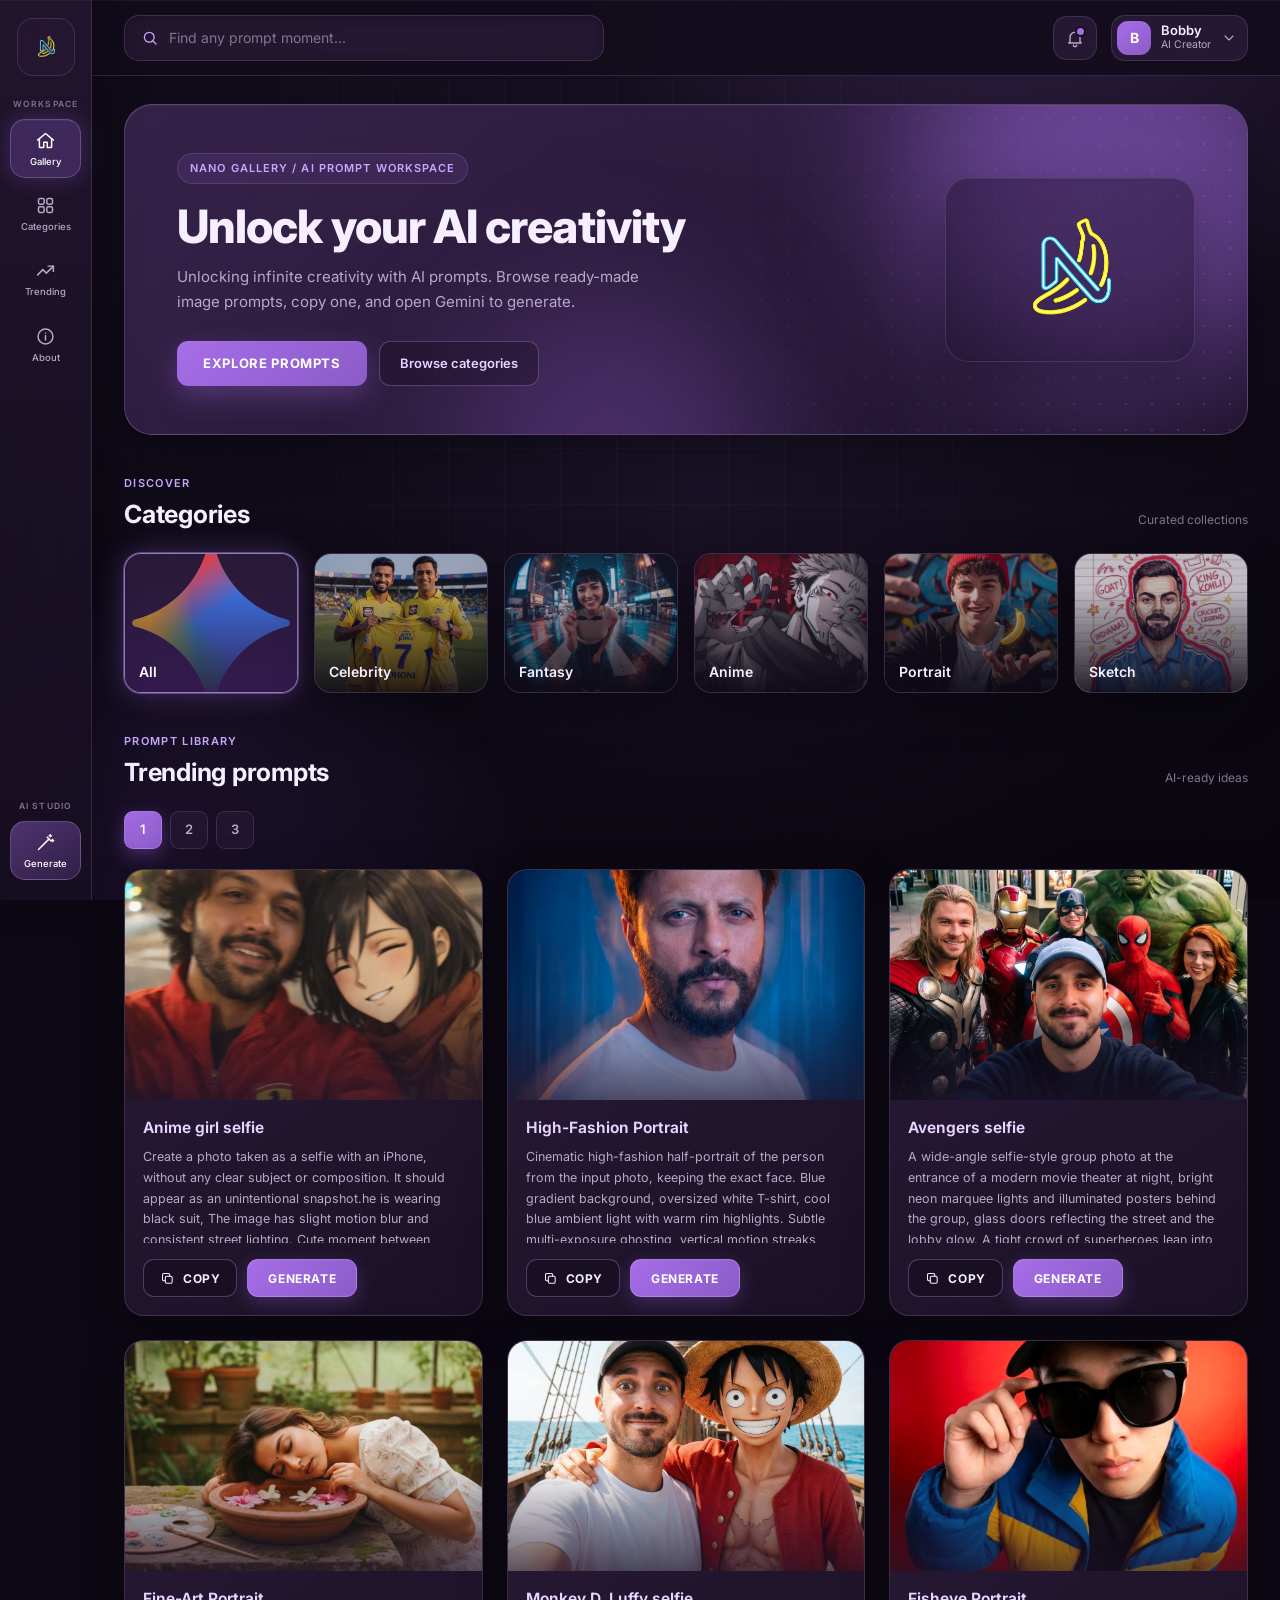
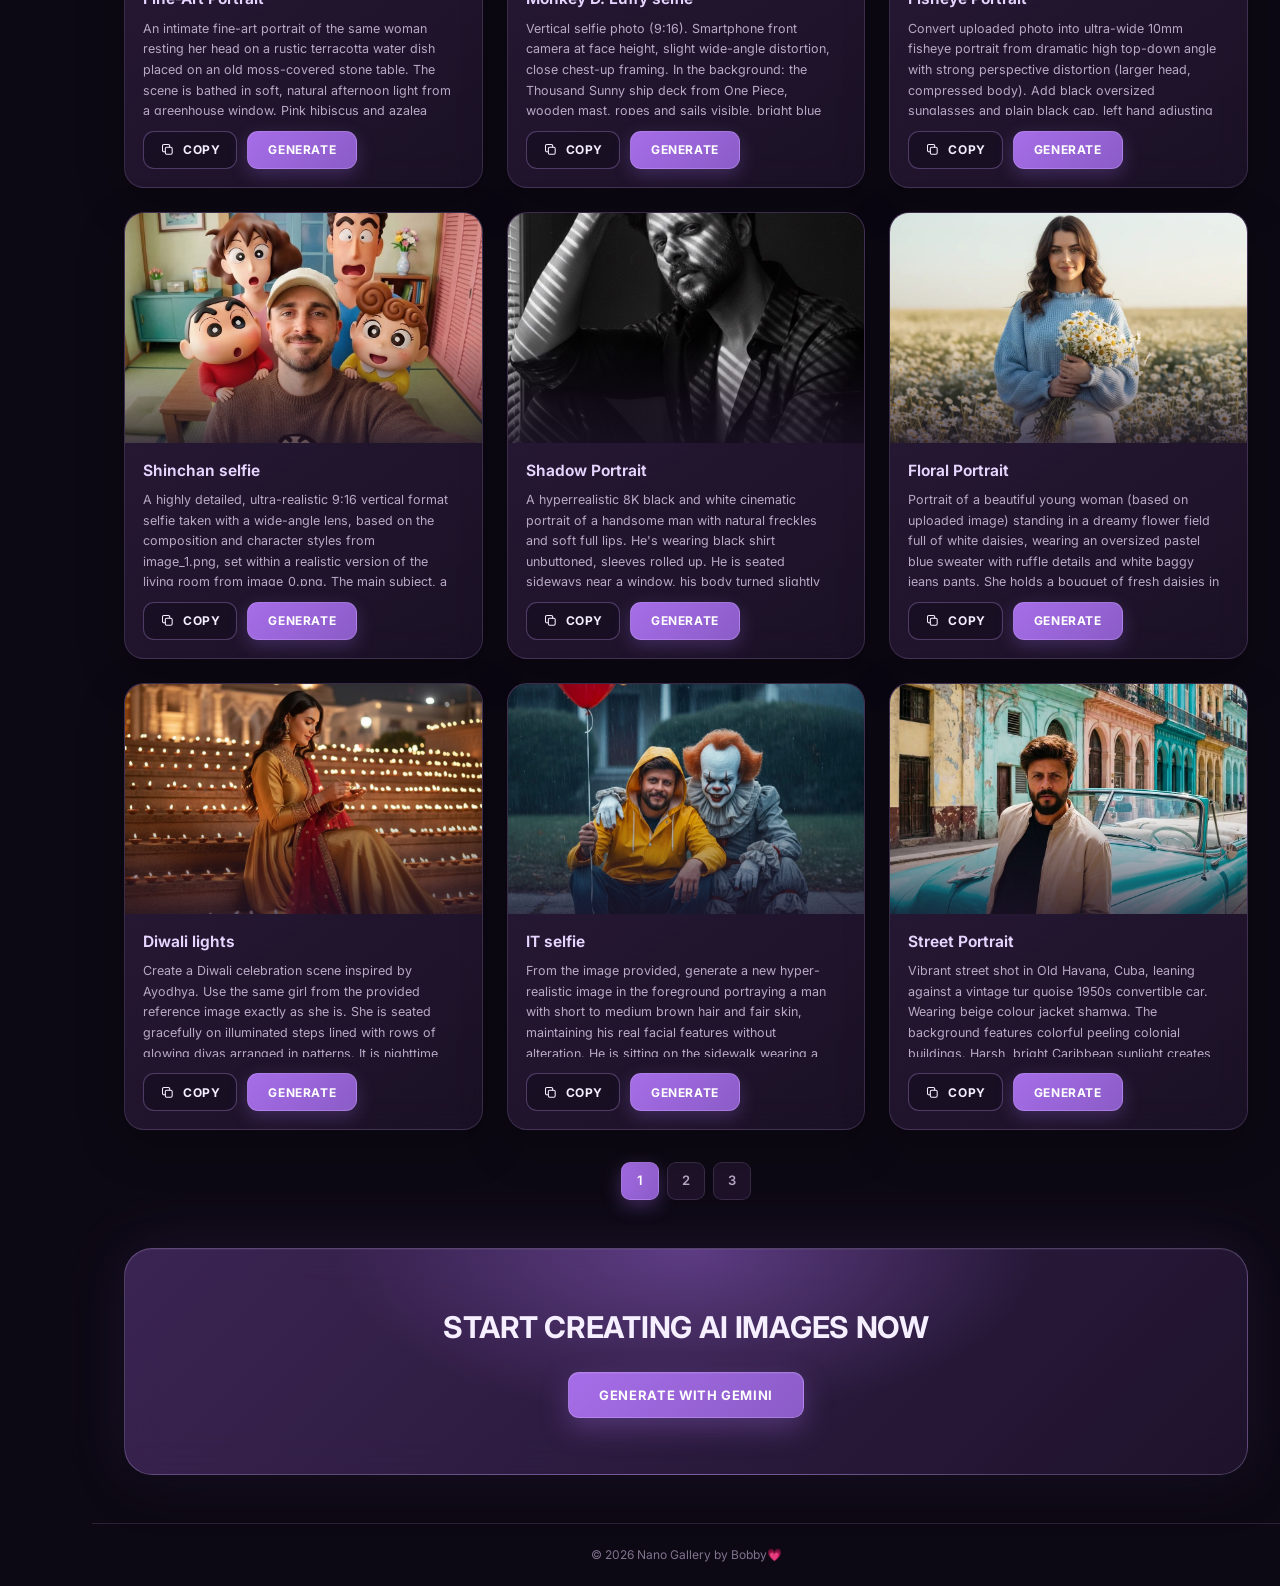
<file: index.html>
<!DOCTYPE html>
<html lang="en">
<head>
  <meta charset="UTF-8">
  <meta name="viewport" content="width=device-width, initial-scale=1.0">
  <title>Nano Gallery</title>
  <meta name="theme-color" content="#0D0914">
  <link rel="preconnect" href="https://fonts.googleapis.com">
  <link rel="preconnect" href="https://fonts.gstatic.com" crossorigin>
  <link href="https://fonts.googleapis.com/css2?family=Inter:wght@400;500;600;700;800&display=swap" rel="stylesheet">
  <link rel="stylesheet" href="css/style.css">
  <link rel="stylesheet" href="style.css">
  <script src="js/main.js" defer></script>
  <script src="main.js" defer></script>
</head>
<body>
<div class="bg-layer" aria-hidden="true"></div>

<!-- SIDEBAR -->
<aside class="sidebar" aria-label="Primary">
  <a class="side-logo" href="index.html" aria-label="Nano Gallery home">
    <img src="assets/icons/logo.png" alt="Nano Gallery logo">
  </a>
  <div class="side-group">
    <span class="side-title">Workspace</span>
    <nav class="side-nav">
      <a class="side-item active" href="#hero"><svg class="ic" viewBox="0 0 24 24" fill="none" stroke="currentColor" stroke-width="1.7" stroke-linecap="round" stroke-linejoin="round" aria-hidden="true" focusable="false"><path d="M3 11.5 12 4l9 7.5"/><path d="M5 10v9a1 1 0 0 0 1 1h4v-6h4v6h4a1 1 0 0 0 1-1v-9"/></svg><span>Gallery</span></a>
      <a class="side-item" href="#categories"><svg class="ic" viewBox="0 0 24 24" fill="none" stroke="currentColor" stroke-width="1.7" stroke-linecap="round" stroke-linejoin="round" aria-hidden="true" focusable="false"><rect x="4" y="4" width="6.5" height="6.5" rx="1.6"/><rect x="13.5" y="4" width="6.5" height="6.5" rx="1.6"/><rect x="4" y="13.5" width="6.5" height="6.5" rx="1.6"/><rect x="13.5" y="13.5" width="6.5" height="6.5" rx="1.6"/></svg><span>Categories</span></a>
      <a class="side-item" href="#prompts"><svg class="ic" viewBox="0 0 24 24" fill="none" stroke="currentColor" stroke-width="1.7" stroke-linecap="round" stroke-linejoin="round" aria-hidden="true" focusable="false"><path d="m3 17 6-6 4 4 8-8"/><path d="M15 7h6v6"/></svg><span>Trending</span></a>
      <a class="side-item" href="#about"><svg class="ic" viewBox="0 0 24 24" fill="none" stroke="currentColor" stroke-width="1.7" stroke-linecap="round" stroke-linejoin="round" aria-hidden="true" focusable="false"><circle cx="12" cy="12" r="8.5"/><path d="M12 11v5"/><path d="M12 8h.01"/></svg><span>About</span></a>
    </nav>
  </div>
  <div class="side-group side-bottom">
    <span class="side-title">AI Studio</span>
    <a class="side-item side-generate" href="https://gemini.google.com" target="_blank" rel="noopener noreferrer"><svg class="ic" viewBox="0 0 24 24" fill="none" stroke="currentColor" stroke-width="1.7" stroke-linecap="round" stroke-linejoin="round" aria-hidden="true" focusable="false"><path d="m4 20 11-11"/><path d="m14 6 4 4"/><path d="M17.5 3v2.5M16.2 4.2h2.6M20 8.5V11M18.7 9.7h2.6"/></svg><span>Generate</span></a>
  </div>
</aside>

<div class="app">
  <!-- TOP BAR -->
  <header class="topbar">
    <div class="search-box">
      <svg class="search-icon" viewBox="0 0 24 24" fill="none" stroke="currentColor" stroke-width="1.7" stroke-linecap="round" stroke-linejoin="round" aria-hidden="true" focusable="false"><circle cx="11" cy="11" r="6.5"/><path d="m20 20-4.2-4.2"/></svg>
      <input type="text" id="searchInput" placeholder="Find any prompt moment..." aria-label="Search prompts" autocomplete="off">
    </div>
    <div class="top-right">
      <button class="icon-btn" type="button" aria-label="Notifications"><svg class="ic" viewBox="0 0 24 24" fill="none" stroke="currentColor" stroke-width="1.7" stroke-linecap="round" stroke-linejoin="round" aria-hidden="true" focusable="false"><path d="M6 16.5V11a6 6 0 1 1 12 0v5.5l1.5 1.5h-15z"/><path d="M10 20.5a2 2 0 0 0 4 0"/></svg><span class="dot"></span></button>
      <div class="profile">
        <span class="avatar" aria-hidden="true">B</span>
        <span class="profile-text"><strong>Bobby</strong><small>AI Creator</small></span>
        <svg class="chev" viewBox="0 0 24 24" fill="none" stroke="currentColor" stroke-width="1.7" stroke-linecap="round" stroke-linejoin="round" aria-hidden="true" focusable="false"><path d="m6 9 6 6 6-6"/></svg>
      </div>
    </div>
  </header>

  <main class="main">
    <!-- HERO -->
    <section class="hero" id="hero">
      <div class="hero-glow g1" aria-hidden="true"></div>
      <div class="hero-glow g2" aria-hidden="true"></div>
      <div class="hero-grid" aria-hidden="true"></div>
      <div class="hero-content">
        <p class="eyebrow">Nano Gallery / AI Prompt Workspace</p>
        <h1>Unlock your AI creativity</h1>
        <p class="hero-sub">Unlocking infinite creativity with AI prompts. Browse ready-made image prompts, copy one, and open Gemini to generate.</p>
        <div class="hero-actions">
          <a class="btn-primary" href="#prompts">EXPLORE PROMPTS</a>
          <a class="btn-ghost" href="#categories">Browse categories</a>
        </div>
      </div>
      <div class="hero-mark">
        <img src="assets/icons/mainlogo.png" alt="Nano Gallery">
      </div>
    </section>

    <!-- CATEGORIES -->
    <section class="section" id="categories">
      <div class="section-head">
        <div><p class="kicker">Discover</p><h2>Categories</h2></div>
        <span class="head-note">Curated collections</span>
      </div>
      <div class="category-grid" role="group" aria-label="Filter prompts by category">
        <button class="cat-card active" type="button" data-filter="all" aria-pressed="true">
          <img src="assets/images/all.png" alt="All categories">
          <span>All</span>
        </button>
        <button class="cat-card" type="button" data-filter="celebrity" aria-pressed="false">
          <img src="assets/images/image1.jpg" alt="Celebrity category">
          <span>Celebrity</span>
        </button>
        <button class="cat-card" type="button" data-filter="fantasy" aria-pressed="false">
          <img src="assets/images/image2.jpg" alt="Fantasy category">
          <span>Fantasy</span>
        </button>
        <button class="cat-card" type="button" data-filter="anime" aria-pressed="false">
          <img src="assets/images/image3.jpg" alt="Anime category">
          <span>Anime</span>
        </button>
        <button class="cat-card" type="button" data-filter="portrait" aria-pressed="false">
          <img src="assets/images/image4.png" alt="Portrait category">
          <span>Portrait</span>
        </button>
        <button class="cat-card" type="button" data-filter="sketch" aria-pressed="false">
          <img src="assets/images/image5.jpg" alt="Sketch category">
          <span>Sketch</span>
        </button>
      </div>
    </section>

    <!-- PROMPTS -->
    <section class="section" id="prompts">
      <div class="section-head">
        <div><p class="kicker">Prompt library</p><h2>Trending prompts</h2></div>
        <span class="head-note">AI-ready ideas</span>
      </div>
      <nav class="pagination pager-top" aria-label="Pagination"><a class="active" aria-current="page" href="index.html" aria-label="Page 1">1</a><a href="page2.html" aria-label="Page 2">2</a><a href="page3.html" aria-label="Page 3">3</a></nav>
      <div class="prompt-grid">
        <p id="noResults" class="no-results" style="display: none;" role="status">No results found</p>
      <article class="prompt-card" data-category="anime">
        <div class="prompt-media">
          <img src="assets/images/p1.jpeg" alt="Anime girl selfie" loading="lazy">
        </div>
        <div class="prompt-info">
          <h3>Anime girl selfie</h3>
          <p class="prompt-text">Create a photo taken as a selfie with an iPhone, without 
        any clear subject or composition. It should appear as an 
        unintentional snapshot.he is wearing black suit, The image
         has slight motion blur and consistent street lighting. 
         Cute moment between them Both images are connected in 
         a instagram grid aspect ratio. Make it</p>
          <div class="buttons">
            <button class="copy" type="button">
              <span class="copy-icon"><svg class="ic" viewBox="0 0 24 24" fill="none" stroke="currentColor" stroke-width="1.7" stroke-linecap="round" stroke-linejoin="round" aria-hidden="true" focusable="false"><rect x="8.5" y="8.5" width="11" height="11" rx="2.2"/><path d="M15.5 8.5V6.2A2.2 2.2 0 0 0 13.3 4H6.2A2.2 2.2 0 0 0 4 6.2v7.1a2.2 2.2 0 0 0 2.2 2.2h2.3"/></svg></span>
              <span class="copy-text">COPY</span>
            </button>
            <a class="gen-link" href="https://gemini.google.com" target="_blank" rel="noopener noreferrer"><button class="gen" type="button">GENERATE</button></a>
          </div>
        </div>
      </article>
      <article class="prompt-card" data-category="fantasy">
        <div class="prompt-media">
          <img src="assets/images/p2.jpg" alt="High-Fashion Portrait" loading="lazy">
        </div>
        <div class="prompt-info">
          <h3> High-Fashion Portrait</h3>
          <p class="prompt-text"> Cinematic high-fashion half-portrait of the 
        person from the input photo, keeping the exact 
        face. Blue gradient background, oversized white 
        T-shirt, cool blue ambient light with warm rim 
        highlights. Subtle multi-exposure ghosting,
         vertical motion streaks, shallow depth
          (50-85mm f/1.8), crisp skin detail, 
          surreal editorial vibe.</p>
          <div class="buttons">
            <button class="copy" type="button">
              <span class="copy-icon"><svg class="ic" viewBox="0 0 24 24" fill="none" stroke="currentColor" stroke-width="1.7" stroke-linecap="round" stroke-linejoin="round" aria-hidden="true" focusable="false"><rect x="8.5" y="8.5" width="11" height="11" rx="2.2"/><path d="M15.5 8.5V6.2A2.2 2.2 0 0 0 13.3 4H6.2A2.2 2.2 0 0 0 4 6.2v7.1a2.2 2.2 0 0 0 2.2 2.2h2.3"/></svg></span>
              <span class="copy-text">COPY</span>
            </button>
            <a class="gen-link" href="https://gemini.google.com" target="_blank" rel="noopener noreferrer"><button class="gen" type="button">GENERATE</button></a>
          </div>
        </div>
      </article>
      <article class="prompt-card" data-category="celebrity">
        <div class="prompt-media">
          <img src="assets/images/p3.jpeg" alt="Avengers selfie" loading="lazy">
        </div>
        <div class="prompt-info">
          <h3>Avengers selfie</h3>
          <p class="prompt-text">A wide-angle selfie-style group photo at the entrance of a modern movie theater at night, bright neon marquee lights and illuminated posters behind the group, glass doors reflecting the street and the lobby glow. A tight crowd of superheroes lean into the frame in a casual “fans photo” energy.

Thor is in his armor with a red cape on the left, Iron Man centered in full red-and-gold suit, Hulk towering behind everyone, Captain America in his suit with shield slung over his back just visible in the lower right of the frame, Black Widow on the left side in a tactical black suit, utility detailing, confident pose, leaning in close to fit the shot.

The main subject is a young man in a simple dark t-shirt in the foreground, closest to camera, arm fully outstretched toward the lens as if taking the selfie. Only his hand/forearm is visible near the edge of the frame, but no phone or device is visible at any time (hand positioned to imply holding something just off frame).

Everyone is slightly angled for the shot, all characters lean forward dynamically. Camera is slightly above eye level with strong perspective distortion from the close lens; background shows the cinema entry stanchions and a few indistinct blurry people in line.

Lighting is natural night-time ambient plus cinema signage illumination. No flash. Soft mixed light from neon marquee and poster boxes creating gentle highlights and colored reflections on suits. Realistic low-light exposure with mild motion-freeze from fast shutter; clean but slightly grainy noise baked into the environment.

Iron Man’s metallic surfaces react to the light and Captain America’s shield without harsh hot spots. High realism, accurate proportions, detailed fabric texture, subtle wear and gloss on armor. Sharp focus on the foreground subject and heroes, background softly blurred.

Replace the character’s face with the face of the person in the reference image. Use the reference as a strict identity guide and preserve 100% of the visible features: skin texture, skin tone, and facial hair.

Hair: the hair must be exactly the same as in the reference (same length and hairstyle). Do not invent hair, do not lengthen it, do not change it, do not add white hair or spikes. If the reference includes a cap or a hat, keep it.

Accessories: preserve exactly any accessory that appears on the head in the reference (glasses, earrings, piercings, caps, hats, etc.), same size and position. If the reference has no accessories, do not add any new ones.

Format: Ultra-realistic photo. Shot on a Leica M6 with 35mm Summicron. Visible 35mm film grain. Hard daylight. ISO noise in backdrop shadows. Warm cast in highlight edge areas. Minor chromatic aberration at hairline. No stylizing tricks, no digital cleanup, no artificial glow. Matte skin, visible pores, light freckles. Background blurred.</p>
          <div class="buttons">
            <button class="copy" type="button">
              <span class="copy-icon"><svg class="ic" viewBox="0 0 24 24" fill="none" stroke="currentColor" stroke-width="1.7" stroke-linecap="round" stroke-linejoin="round" aria-hidden="true" focusable="false"><rect x="8.5" y="8.5" width="11" height="11" rx="2.2"/><path d="M15.5 8.5V6.2A2.2 2.2 0 0 0 13.3 4H6.2A2.2 2.2 0 0 0 4 6.2v7.1a2.2 2.2 0 0 0 2.2 2.2h2.3"/></svg></span>
              <span class="copy-text">COPY</span>
            </button>
            <a class="gen-link" href="https://gemini.google.com" target="_blank" rel="noopener noreferrer"><button class="gen" type="button">GENERATE</button></a>
          </div>
        </div>
      </article>
      <article class="prompt-card" data-category="portrait">
        <div class="prompt-media">
          <img src="assets/images/p4.jpg" alt="Fine-Art Portrait" loading="lazy">
        </div>
        <div class="prompt-info">
          <h3>Fine-Art Portrait</h3>
          <p class="prompt-text">An intimate fine-art portrait of the 
        same woman resting her head on a rustic 
        terracotta water dish placed on an old 
        moss-covered stone table. The scene is 
        bathed in soft, natural afternoon light
         from a greenhouse window. Pink hibiscus 
         and azalea petals float on the water surface 
         beside her. Her eyes are closed peacefully,
          her expression tender and contemplative. 
          A painter's palette with pastel shades and
           a single brush lies nearby, hinting at 
           artistic solitude. She wears her white 
           floral puff-sleeve dress with a slightly 
           wrinkled texture, her hair softly curled 
           and slightly tousled. The tone is painterly,
            calm, melancholic, and ele-gant.
         Style: cinematic portrait, muted green 
         and warm tones, natural soft lighting,
          vintage film look, artistic depth</p>
          <div class="buttons">
            <button class="copy" type="button">
              <span class="copy-icon"><svg class="ic" viewBox="0 0 24 24" fill="none" stroke="currentColor" stroke-width="1.7" stroke-linecap="round" stroke-linejoin="round" aria-hidden="true" focusable="false"><rect x="8.5" y="8.5" width="11" height="11" rx="2.2"/><path d="M15.5 8.5V6.2A2.2 2.2 0 0 0 13.3 4H6.2A2.2 2.2 0 0 0 4 6.2v7.1a2.2 2.2 0 0 0 2.2 2.2h2.3"/></svg></span>
              <span class="copy-text">COPY</span>
            </button>
            <a class="gen-link" href="https://gemini.google.com" target="_blank" rel="noopener noreferrer"><button class="gen" type="button">GENERATE</button></a>
          </div>
        </div>
      </article>
      <article class="prompt-card" data-category="anime">
        <div class="prompt-media">
          <img src="assets/images/p5.jpeg" alt="Monkey D. Luffy selfie" loading="lazy">
        </div>
        <div class="prompt-info">
          <h3>Monkey D. Luffy selfie</h3>
          <p class="prompt-text">Vertical selfie photo (9:16). Smartphone front camera at face height, slight wide-angle distortion, close chest-up framing.

In the background: the Thousand Sunny ship deck from One Piece, wooden mast, ropes and sails visible, bright blue sky and ocean behind. The scene feels like a casual group selfie taken on the ship.

Monkey D. Luffy stands on the right wearing his red vest and straw hat, smiling widely. Roronoa Zoro stands slightly behind with his swords visible at his waist, calm expression. Nami leans into the frame with her orange hair and confident smile. Sanji appears on the left side wearing his black suit and blond hair covering one eye. Usopp peeks from behind with his goggles and long nose. Tony Tony Chopper stands near the front smiling.

The main subject is a young man in the foreground closest to the camera, arm extended as if holding the phone to take the selfie. Only part of his arm/hand appears near the edge of the frame to imply a selfie perspective.

Everyone leans slightly toward the camera with a friendly, spontaneous selfie pose. Camera angle slightly above eye level with perspective distortion from the phone lens.

Lighting is bright daylight with natural sun highlights and soft shadows. Realistic skin texture, detailed clothing folds, subtle wind moving hair and clothing. Ocean and sky slightly blurred in the background for depth.

Replace the main subject’s face with the face of the person in the reference image. Use the reference as a strict identity guide and preserve 100% of the visible features: skin tone, skin texture and facial hair.

Hair: must be exactly the same as in the reference image (same length and hairstyle). Do not invent hair, do not change it. If the reference includes a hat or cap, keep it.

Accessories: preserve any accessories from the reference image (glasses, earrings, piercings, hats etc.). If the reference has none, do not add any.

Style: ultra-realistic photo, cinematic lighting, visible pores and natural skin texture, slight film grain, realistic depth of field, background softly blurred.</p>
          <div class="buttons">
            <button class="copy" type="button">
              <span class="copy-icon"><svg class="ic" viewBox="0 0 24 24" fill="none" stroke="currentColor" stroke-width="1.7" stroke-linecap="round" stroke-linejoin="round" aria-hidden="true" focusable="false"><rect x="8.5" y="8.5" width="11" height="11" rx="2.2"/><path d="M15.5 8.5V6.2A2.2 2.2 0 0 0 13.3 4H6.2A2.2 2.2 0 0 0 4 6.2v7.1a2.2 2.2 0 0 0 2.2 2.2h2.3"/></svg></span>
              <span class="copy-text">COPY</span>
            </button>
            <a class="gen-link" href="https://gemini.google.com" target="_blank" rel="noopener noreferrer"><button class="gen" type="button">GENERATE</button></a>
          </div>
        </div>
      </article>
      <article class="prompt-card" data-category="portrait">
        <div class="prompt-media">
          <img src="assets/images/p6.jpg" alt="Fisheye Portrait" loading="lazy">
        </div>
        <div class="prompt-info">
          <h3>Fisheye Portrait</h3>
          <p class="prompt-text">Convert uploaded photo into ultra-wide 10mm 
        fisheye portrait from dramatic high top-down 
        angle with strong perspective distortion 
        (larger head, compressed body). Add black 
        oversized sunglasses and plain black cap, 
        left hand adjusting sunglasses, confident 
        upward gaze. Color-block puffer jacket 
        (blue/yellow/orange), black tee, white 
        sneakers. Bold red studio background, 
        smooth gradient, high contrast, sharp 
        editorial lighting, 8k.</p>
          <div class="buttons">
            <button class="copy" type="button">
              <span class="copy-icon"><svg class="ic" viewBox="0 0 24 24" fill="none" stroke="currentColor" stroke-width="1.7" stroke-linecap="round" stroke-linejoin="round" aria-hidden="true" focusable="false"><rect x="8.5" y="8.5" width="11" height="11" rx="2.2"/><path d="M15.5 8.5V6.2A2.2 2.2 0 0 0 13.3 4H6.2A2.2 2.2 0 0 0 4 6.2v7.1a2.2 2.2 0 0 0 2.2 2.2h2.3"/></svg></span>
              <span class="copy-text">COPY</span>
            </button>
            <a class="gen-link" href="https://gemini.google.com" target="_blank" rel="noopener noreferrer"><button class="gen" type="button">GENERATE</button></a>
          </div>
        </div>
      </article>
      <article class="prompt-card" data-category="sketch">
        <div class="prompt-media">
          <img src="assets/images/p7.jpeg" alt="Shinchan selfie" loading="lazy">
        </div>
        <div class="prompt-info">
          <h3>Shinchan selfie</h3>
          <p class="prompt-text">A highly detailed, ultra-realistic 9:16 vertical format selfie taken with a wide-angle lens, based on the composition and character styles from image_1.png, set within a realistic version of the living room from image_0.png. The main subject, a man in a blue knit sweater and a light blue baseball cap exactly as seen in image_1.png, holds the phone with his right arm extended to capture the shot. Curiously, the main subject (the man in the cap) has a slight smile, looking straight at the camera.

Behind him, also as detailed in image_1.png, are Misae Nohara and Hiroshi Nohara, both making their stylized, open-mouthed, wide-eyed surprised expressions. Perched on the man’s shoulders on the left is Shinnosuke in his red sweater, also showing the same surprised, round-mouthed expression from image_1.png.

On the man’s shoulder on the right is Himawari, but her hairstyle is distinct. It is the complex, tightly curled brown hair from image_2.png, featuring precise decorative double scroll curls symmetrically arranged in the front bangs and a single, tight, large-volume side curl on her left. She retains her small smile and open mouth from image_1.png.

The background is a detailed, realistic recreation of the image_0.png living room: green tatami floor mats with traditional green cloth borders, textured light green walls, a polished wooden low table, and the specific teal sideboard with blue glass doors. Above the sideboard is the framed picture on the wall with the vase of flowers and books in their places. In the far left background, a realistic natural pink accordion-pleat curtain is visible. The room is brightly lit with cinematic, realistic daylight emphasizing the soft textures and gentle realism of the cartoon environment. The lighting perspective creates a noticeable fisheye distortion.

[IDENTITY BLOCK] Replace the main subject’s face (the man in the cap) with the face of the person in the reference image. Use the reference as a strict identity guide and preserve 100% of the visible features: skin tone, skin texture, and facial hair.

Hair: must be exactly the same as in the reference (same length and hairstyle). Do not invent hair, do not lengthen it, do not change it, do not add white hair or spikes. If the reference includes a cap or hat, keep it.

Accessories: preserve exactly any accessory that appears on the head in the reference (glasses, earrings, piercings, caps, hats, etc.), same size and position. If the reference has no accessories, do not add any new ones.

[STYLE BLOCK] Format: Ultra-realistic photo. Shot on a Leica M6 with 35mm Summicron. Visible 35mm film grain. Hard daylight. ISO noise in backdrops. Warm cast in highlight edge areas. Minor chromatic aberration at hairline. No stylizing tricks, no digital clean up, no artificial glow. Matte skin, visible pores, light freckles. Background blurred.g</p>
          <div class="buttons">
            <button class="copy" type="button">
              <span class="copy-icon"><svg class="ic" viewBox="0 0 24 24" fill="none" stroke="currentColor" stroke-width="1.7" stroke-linecap="round" stroke-linejoin="round" aria-hidden="true" focusable="false"><rect x="8.5" y="8.5" width="11" height="11" rx="2.2"/><path d="M15.5 8.5V6.2A2.2 2.2 0 0 0 13.3 4H6.2A2.2 2.2 0 0 0 4 6.2v7.1a2.2 2.2 0 0 0 2.2 2.2h2.3"/></svg></span>
              <span class="copy-text">COPY</span>
            </button>
            <a class="gen-link" href="https://gemini.google.com" target="_blank" rel="noopener noreferrer"><button class="gen" type="button">GENERATE</button></a>
          </div>
        </div>
      </article>
      <article class="prompt-card" data-category="portrait">
        <div class="prompt-media">
          <img src="assets/images/p8.jpg" alt="Shadow Portrait" loading="lazy">
        </div>
        <div class="prompt-info">
          <h3> Shadow Portrait</h3>
          <p class="prompt-text">A hyperrealistic 8K black and white cinematic
         portrait of a handsome man with natural
          freckles and soft full lips. He's wearing
           black shirt unbuttoned, sleeves rolled up.
            He is seated sideways near a window, his
             body turned slightly away from the camera
              while his face gently tilts back toward 
              the lens, catching the incoming light.
               One arm rests loosely on his lap, the 
               other raised with fingers brushing his
                hair, adding natural elegance to the 
                pose. Sharp beams of sunlight cut t
                hrough blinds, falling diagonally 
                across his face and body, creating 
                patterns of high contrast that resemble 
                shimmering underwa-ter light. The interplay
                 of shadow and brightness sculpts his features, highlighting the fine detail of his skin texture - visible pores, faint freckles, and the delicate sheen of natural light on her lips and cheekbones. The background is deep and minimal, dissolving into soft gradients of black, with dust particles faint-ly visible in the illuminated air. Film-like grain enhances the analog quality of the portrait, while the high contrast of pure blacks against luminous whites makes the composition time-less and editorial. The overall mood is intimate, elegant, and emotionally evocative a portrait that blends fashion photog-raphy with poetic cinematic drama. Don't change the face. (Use the attached image)</p>
          <div class="buttons">
            <button class="copy" type="button">
              <span class="copy-icon"><svg class="ic" viewBox="0 0 24 24" fill="none" stroke="currentColor" stroke-width="1.7" stroke-linecap="round" stroke-linejoin="round" aria-hidden="true" focusable="false"><rect x="8.5" y="8.5" width="11" height="11" rx="2.2"/><path d="M15.5 8.5V6.2A2.2 2.2 0 0 0 13.3 4H6.2A2.2 2.2 0 0 0 4 6.2v7.1a2.2 2.2 0 0 0 2.2 2.2h2.3"/></svg></span>
              <span class="copy-text">COPY</span>
            </button>
            <a class="gen-link" href="https://gemini.google.com" target="_blank" rel="noopener noreferrer"><button class="gen" type="button">GENERATE</button></a>
          </div>
        </div>
      </article>
      <article class="prompt-card" data-category="portrait">
        <div class="prompt-media">
          <img src="assets/images/p9.jpg" alt="Floral Portrait" loading="lazy">
        </div>
        <div class="prompt-info">
          <h3>Floral Portrait</h3>
          <p class="prompt-text">  Portrait of a beautiful young woman (based on uploaded image) standing in a dreamy flower 
        field full of white daisies, wearing an oversized pastel blue sweater with ruffle details
        and white baggy jeans pants. She holds a bouquet of fresh daisies in her hands, soft sunlight
        shining,cinematic composition, low-angle shot with blurred daisies in the foreground, pastel 
        tones, dreamy romantic atmosphere, ultra realistic 8K photography.</p>
          <div class="buttons">
            <button class="copy" type="button">
              <span class="copy-icon"><svg class="ic" viewBox="0 0 24 24" fill="none" stroke="currentColor" stroke-width="1.7" stroke-linecap="round" stroke-linejoin="round" aria-hidden="true" focusable="false"><rect x="8.5" y="8.5" width="11" height="11" rx="2.2"/><path d="M15.5 8.5V6.2A2.2 2.2 0 0 0 13.3 4H6.2A2.2 2.2 0 0 0 4 6.2v7.1a2.2 2.2 0 0 0 2.2 2.2h2.3"/></svg></span>
              <span class="copy-text">COPY</span>
            </button>
            <a class="gen-link" href="https://gemini.google.com" target="_blank" rel="noopener noreferrer"><button class="gen" type="button">GENERATE</button></a>
          </div>
        </div>
      </article>
      <article class="prompt-card" data-category="portrait">
        <div class="prompt-media">
          <img src="assets/images/p10.jpg" alt="Diwali lights" loading="lazy">
        </div>
        <div class="prompt-info">
          <h3>Diwali lights</h3>
          <p class="prompt-text">Create a Diwali celebration scene inspired by Ayodhya.
         Use the same girl from the provided reference image 
         exactly as she is. She is seated gracefully on 
         illuminated steps lined with rows of glowing diyas 
         arranged in patterns. It is nighttime, and the stairs 
         are beautifully lit with countless diyas creating a 
         warm festive glow. She holds a diya in her hands as
          she lights it gently. She is dressed in a golden-red
           Anarkali suit featuring delicate thread embroidery 
           around the neckline, giving a rich Pinterest-style 
           aesthetic. Her hair is open and flowing naturally, 
           enhancing the serene and traditional festive mood.</p>
          <div class="buttons">
            <button class="copy" type="button">
              <span class="copy-icon"><svg class="ic" viewBox="0 0 24 24" fill="none" stroke="currentColor" stroke-width="1.7" stroke-linecap="round" stroke-linejoin="round" aria-hidden="true" focusable="false"><rect x="8.5" y="8.5" width="11" height="11" rx="2.2"/><path d="M15.5 8.5V6.2A2.2 2.2 0 0 0 13.3 4H6.2A2.2 2.2 0 0 0 4 6.2v7.1a2.2 2.2 0 0 0 2.2 2.2h2.3"/></svg></span>
              <span class="copy-text">COPY</span>
            </button>
            <a class="gen-link" href="https://gemini.google.com" target="_blank" rel="noopener noreferrer"><button class="gen" type="button">GENERATE</button></a>
          </div>
        </div>
      </article>
      <article class="prompt-card" data-category="fantasy">
        <div class="prompt-media">
          <img src="assets/images/p11.jpg" alt="IT selfie" loading="lazy">
        </div>
        <div class="prompt-info">
          <h3>IT selfie</h3>
          <p class="prompt-text">From the image provided, generate a new hyper-realistic image in the foreground portraying a man with short to medium brown hair and fair skin, maintaining his real facial features without alteration. He is sitting on the sidewalk wearing a yellow raincoat with the hood up, leaving his face visible. He wears dark blue wide-leg jeans and slightly dirty white sneakers. In his right hand, he holds a red balloon, and with his left arm, he friendly hugs the clown Pennywise, who appears beside him. The background, slightly blurred, shows an American-style house with a front garden. The environment is humid, with light rain and wet asphalt, illuminated by bluish and cold tones that create a dark, melan cholic mood. The lighting is natural and soft, with subtle reflections in puddles and realistic sparkles on the balloon. The image conveys a cinematic atmosphere of gentle tension and mystery, like a movie scene. Style: ultra-realistic quality 8K, Halloween photo style with an artistic touch. Don't change the face. (Use the attached image)</p>
          <div class="buttons">
            <button class="copy" type="button">
              <span class="copy-icon"><svg class="ic" viewBox="0 0 24 24" fill="none" stroke="currentColor" stroke-width="1.7" stroke-linecap="round" stroke-linejoin="round" aria-hidden="true" focusable="false"><rect x="8.5" y="8.5" width="11" height="11" rx="2.2"/><path d="M15.5 8.5V6.2A2.2 2.2 0 0 0 13.3 4H6.2A2.2 2.2 0 0 0 4 6.2v7.1a2.2 2.2 0 0 0 2.2 2.2h2.3"/></svg></span>
              <span class="copy-text">COPY</span>
            </button>
            <a class="gen-link" href="https://gemini.google.com" target="_blank" rel="noopener noreferrer"><button class="gen" type="button">GENERATE</button></a>
          </div>
        </div>
      </article>
      <article class="prompt-card" data-category="fantasy">
        <div class="prompt-media">
          <img src="assets/images/p12.jpg" alt="Street Portrait" loading="lazy">
        </div>
        <div class="prompt-info">
          <h3>Street Portrait</h3>
          <p class="prompt-text">Vibrant street shot in Old Havana, Cuba, leaning against a vintage tur quoise 1950s convertible car.

Wearing beige colour jacket shamwa. The background features colorful peeling colonial buildings. Harsh, bright Caribbean sunlight creates distinct shadows. Shot on Leica M10-R, Leica Summilux-M 35mm f/1.4 ASPH Lens, Aperture f/4.0, ISO 100, Shutter Speed 1/1000s. Vintage color grading, Kodachrome film simulation, sharp detalls, KEEP FACE FEATURES IDENTICAL FROM ATTACHED IMAGE no cartoon, illustra tion, 3d, sketch, low resolution, blurry, distorted face, bad eyes, asym metric eyes, extra limbs, missing fingers, mutated hands, bad anatomy, ugly, text, watermark, grain, noise, oversaturated, age alteration, facial modification, makeup, mask, beige turtleneck sweater.</p>
          <div class="buttons">
            <button class="copy" type="button">
              <span class="copy-icon"><svg class="ic" viewBox="0 0 24 24" fill="none" stroke="currentColor" stroke-width="1.7" stroke-linecap="round" stroke-linejoin="round" aria-hidden="true" focusable="false"><rect x="8.5" y="8.5" width="11" height="11" rx="2.2"/><path d="M15.5 8.5V6.2A2.2 2.2 0 0 0 13.3 4H6.2A2.2 2.2 0 0 0 4 6.2v7.1a2.2 2.2 0 0 0 2.2 2.2h2.3"/></svg></span>
              <span class="copy-text">COPY</span>
            </button>
            <a class="gen-link" href="https://gemini.google.com" target="_blank" rel="noopener noreferrer"><button class="gen" type="button">GENERATE</button></a>
          </div>
        </div>
      </article>
      </div>
      <nav class="pagination pager-bottom" aria-label="Pagination"><a class="active" aria-current="page" href="index.html" aria-label="Page 1">1</a><a href="page2.html" aria-label="Page 2">2</a><a href="page3.html" aria-label="Page 3">3</a></nav>
    </section>

    <!-- CTA -->
    <section class="cta-section">
      <div class="cta-panel">
        <h2>START CREATING AI IMAGES NOW</h2>
        <a href="https://gemini.google.com" target="_blank" rel="noopener noreferrer"><button class="cta" type="button">GENERATE WITH GEMINI</button></a>
      </div>
    </section>

    <!-- FOOTER -->
    <footer class="footer" id="about">
      <div class="copyright">© 2026 Nano Gallery by Bobby💗</div>
    </footer>
  </main>
</div>

</body>
</html>
</file>
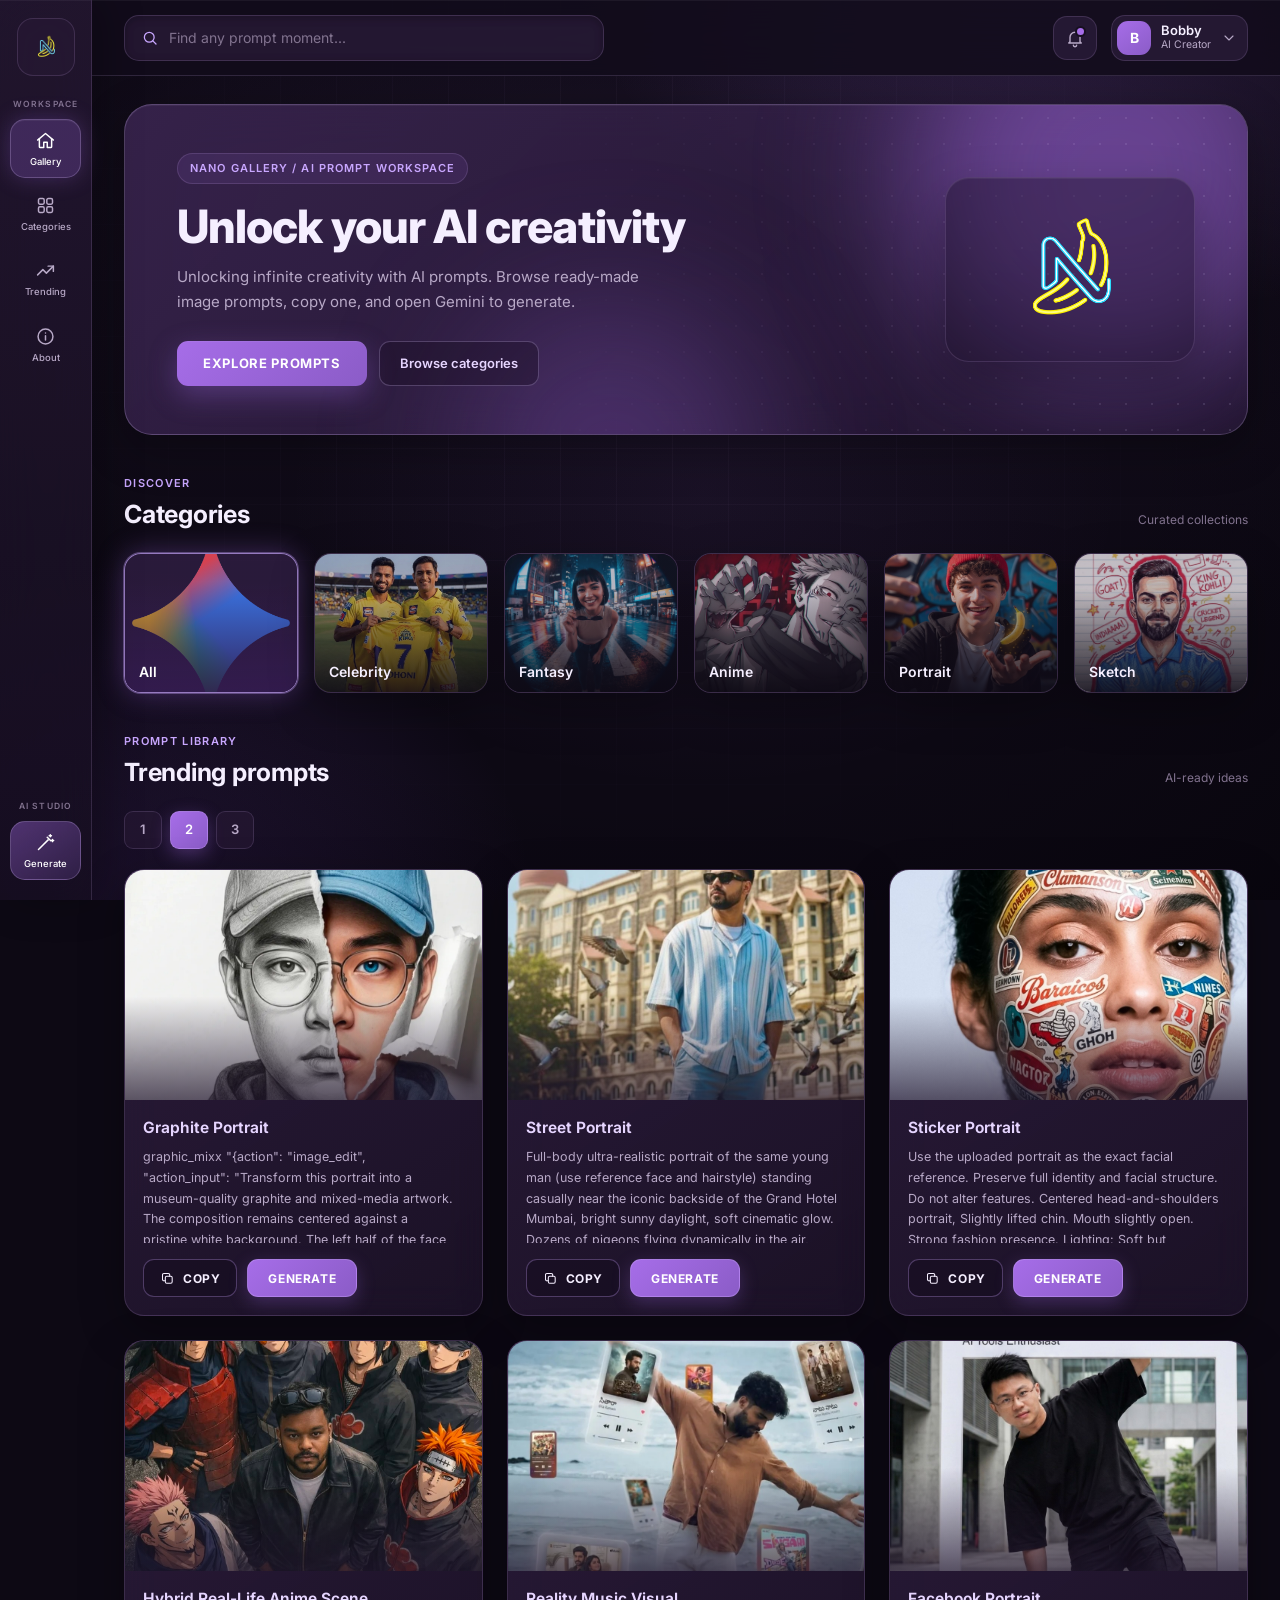
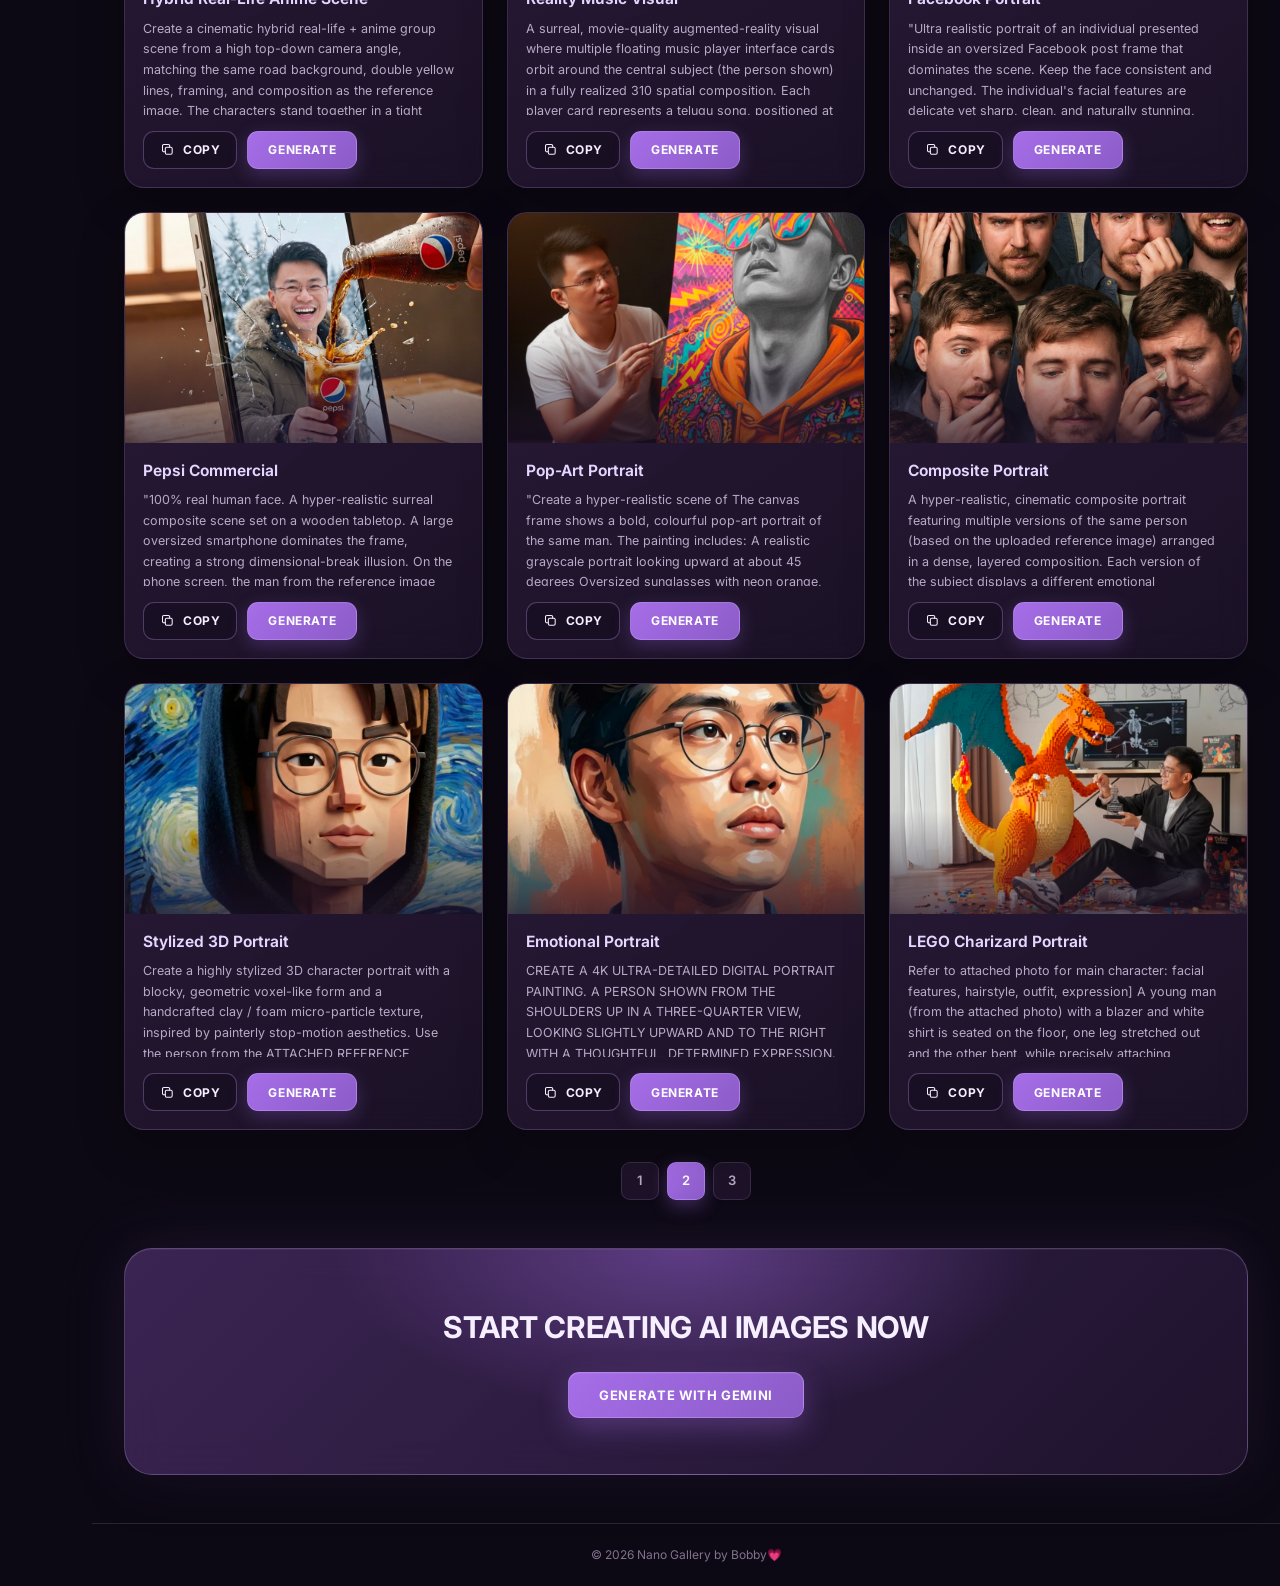
<file: page2.html>
<!DOCTYPE html>
<html lang="en">
<head>
  <meta charset="UTF-8">
  <meta name="viewport" content="width=device-width, initial-scale=1.0">
  <title>Nano Gallery</title>
  <meta name="theme-color" content="#0D0914">
  <link rel="preconnect" href="https://fonts.googleapis.com">
  <link rel="preconnect" href="https://fonts.gstatic.com" crossorigin>
  <link href="https://fonts.googleapis.com/css2?family=Inter:wght@400;500;600;700;800&display=swap" rel="stylesheet">
  <link rel="stylesheet" href="css/style.css">
  <link rel="stylesheet" href="style.css">
  <script src="js/main.js" defer></script>
  <script src="main.js" defer></script>
</head>
<body>
<div class="bg-layer" aria-hidden="true"></div>

<!-- SIDEBAR -->
<aside class="sidebar" aria-label="Primary">
  <a class="side-logo" href="index.html" aria-label="Nano Gallery home">
    <img src="assets/icons/logo.png" alt="Nano Gallery logo">
  </a>
  <div class="side-group">
    <span class="side-title">Workspace</span>
    <nav class="side-nav">
      <a class="side-item active" href="#hero"><svg class="ic" viewBox="0 0 24 24" fill="none" stroke="currentColor" stroke-width="1.7" stroke-linecap="round" stroke-linejoin="round" aria-hidden="true" focusable="false"><path d="M3 11.5 12 4l9 7.5"/><path d="M5 10v9a1 1 0 0 0 1 1h4v-6h4v6h4a1 1 0 0 0 1-1v-9"/></svg><span>Gallery</span></a>
      <a class="side-item" href="#categories"><svg class="ic" viewBox="0 0 24 24" fill="none" stroke="currentColor" stroke-width="1.7" stroke-linecap="round" stroke-linejoin="round" aria-hidden="true" focusable="false"><rect x="4" y="4" width="6.5" height="6.5" rx="1.6"/><rect x="13.5" y="4" width="6.5" height="6.5" rx="1.6"/><rect x="4" y="13.5" width="6.5" height="6.5" rx="1.6"/><rect x="13.5" y="13.5" width="6.5" height="6.5" rx="1.6"/></svg><span>Categories</span></a>
      <a class="side-item" href="#prompts"><svg class="ic" viewBox="0 0 24 24" fill="none" stroke="currentColor" stroke-width="1.7" stroke-linecap="round" stroke-linejoin="round" aria-hidden="true" focusable="false"><path d="m3 17 6-6 4 4 8-8"/><path d="M15 7h6v6"/></svg><span>Trending</span></a>
      <a class="side-item" href="#about"><svg class="ic" viewBox="0 0 24 24" fill="none" stroke="currentColor" stroke-width="1.7" stroke-linecap="round" stroke-linejoin="round" aria-hidden="true" focusable="false"><circle cx="12" cy="12" r="8.5"/><path d="M12 11v5"/><path d="M12 8h.01"/></svg><span>About</span></a>
    </nav>
  </div>
  <div class="side-group side-bottom">
    <span class="side-title">AI Studio</span>
    <a class="side-item side-generate" href="https://gemini.google.com" target="_blank" rel="noopener noreferrer"><svg class="ic" viewBox="0 0 24 24" fill="none" stroke="currentColor" stroke-width="1.7" stroke-linecap="round" stroke-linejoin="round" aria-hidden="true" focusable="false"><path d="m4 20 11-11"/><path d="m14 6 4 4"/><path d="M17.5 3v2.5M16.2 4.2h2.6M20 8.5V11M18.7 9.7h2.6"/></svg><span>Generate</span></a>
  </div>
</aside>

<div class="app">
  <!-- TOP BAR -->
  <header class="topbar">
    <div class="search-box">
      <svg class="search-icon" viewBox="0 0 24 24" fill="none" stroke="currentColor" stroke-width="1.7" stroke-linecap="round" stroke-linejoin="round" aria-hidden="true" focusable="false"><circle cx="11" cy="11" r="6.5"/><path d="m20 20-4.2-4.2"/></svg>
      <input type="text" id="searchInput" placeholder="Find any prompt moment..." aria-label="Search prompts" autocomplete="off">
    </div>
    <div class="top-right">
      <button class="icon-btn" type="button" aria-label="Notifications"><svg class="ic" viewBox="0 0 24 24" fill="none" stroke="currentColor" stroke-width="1.7" stroke-linecap="round" stroke-linejoin="round" aria-hidden="true" focusable="false"><path d="M6 16.5V11a6 6 0 1 1 12 0v5.5l1.5 1.5h-15z"/><path d="M10 20.5a2 2 0 0 0 4 0"/></svg><span class="dot"></span></button>
      <div class="profile">
        <span class="avatar" aria-hidden="true">B</span>
        <span class="profile-text"><strong>Bobby</strong><small>AI Creator</small></span>
        <svg class="chev" viewBox="0 0 24 24" fill="none" stroke="currentColor" stroke-width="1.7" stroke-linecap="round" stroke-linejoin="round" aria-hidden="true" focusable="false"><path d="m6 9 6 6 6-6"/></svg>
      </div>
    </div>
  </header>

  <main class="main">
    <!-- HERO -->
    <section class="hero" id="hero">
      <div class="hero-glow g1" aria-hidden="true"></div>
      <div class="hero-glow g2" aria-hidden="true"></div>
      <div class="hero-grid" aria-hidden="true"></div>
      <div class="hero-content">
        <p class="eyebrow">Nano Gallery / AI Prompt Workspace</p>
        <h1>Unlock your AI creativity</h1>
        <p class="hero-sub">Unlocking infinite creativity with AI prompts. Browse ready-made image prompts, copy one, and open Gemini to generate.</p>
        <div class="hero-actions">
          <a class="btn-primary" href="#prompts">EXPLORE PROMPTS</a>
          <a class="btn-ghost" href="#categories">Browse categories</a>
        </div>
      </div>
      <div class="hero-mark">
        <img src="assets/icons/mainlogo.png" alt="Nano Gallery">
      </div>
    </section>

    <!-- CATEGORIES -->
    <section class="section" id="categories">
      <div class="section-head">
        <div><p class="kicker">Discover</p><h2>Categories</h2></div>
        <span class="head-note">Curated collections</span>
      </div>
      <div class="category-grid" role="group" aria-label="Filter prompts by category">
        <button class="cat-card active" type="button" data-filter="all" aria-pressed="true">
          <img src="assets/images/all.png" alt="All categories">
          <span>All</span>
        </button>
        <button class="cat-card" type="button" data-filter="celebrity" aria-pressed="false">
          <img src="assets/images/image1.jpg" alt="Celebrity category">
          <span>Celebrity</span>
        </button>
        <button class="cat-card" type="button" data-filter="fantasy" aria-pressed="false">
          <img src="assets/images/image2.jpg" alt="Fantasy category">
          <span>Fantasy</span>
        </button>
        <button class="cat-card" type="button" data-filter="anime" aria-pressed="false">
          <img src="assets/images/image3.jpg" alt="Anime category">
          <span>Anime</span>
        </button>
        <button class="cat-card" type="button" data-filter="portrait" aria-pressed="false">
          <img src="assets/images/image4.png" alt="Portrait category">
          <span>Portrait</span>
        </button>
        <button class="cat-card" type="button" data-filter="sketch" aria-pressed="false">
          <img src="assets/images/image5.jpg" alt="Sketch category">
          <span>Sketch</span>
        </button>
      </div>
    </section>

    <!-- PROMPTS -->
    <section class="section" id="prompts">
      <div class="section-head">
        <div><p class="kicker">Prompt library</p><h2>Trending prompts</h2></div>
        <span class="head-note">AI-ready ideas</span>
      </div>
      <nav class="pagination pager-top" aria-label="Pagination"><a href="index.html" aria-label="Page 1">1</a><a class="active" aria-current="page" href="page2.html" aria-label="Page 2">2</a><a href="page3.html" aria-label="Page 3">3</a></nav>
      <div class="prompt-grid">
        <p id="noResults" class="no-results" style="display: none;" role="status">No results found</p>
      <article class="prompt-card" data-category="portrait">
        <div class="prompt-media">
          <img src="assets/images/p111.jpg" alt="Graphite Portrait" loading="lazy">
        </div>
        <div class="prompt-info">
          <h3>Graphite Portrait</h3>
          <p class="prompt-text"> graphic_mixx  "{action": "image_edit", "action_input": "Transform this portrait into a museum-quality graphite and mixed-media artwork. The composition remains centered against a pristine white background. The left half of the face should be rendered entirely in ultra-detailed graphite pencil with soft layered shading and subtle crosshatching. The right half is revealed through a dramatic vertical torn-paper opening, showing hyper-realistic color with a vivid blue eye and natural skin undertones. Add a sky-blue cap worn naturally on the head, with the fabric transitioning from color on the right to graphite shading on the left. The torn paper edges should curl outward, casting soft, realistic shadows to create depth. Maintain the subject's features and intense gaze while applying this fine art realism style.}"</p>
          <div class="buttons">
            <button class="copy" type="button">
              <span class="copy-icon"><svg class="ic" viewBox="0 0 24 24" fill="none" stroke="currentColor" stroke-width="1.7" stroke-linecap="round" stroke-linejoin="round" aria-hidden="true" focusable="false"><rect x="8.5" y="8.5" width="11" height="11" rx="2.2"/><path d="M15.5 8.5V6.2A2.2 2.2 0 0 0 13.3 4H6.2A2.2 2.2 0 0 0 4 6.2v7.1a2.2 2.2 0 0 0 2.2 2.2h2.3"/></svg></span>
              <span class="copy-text">COPY</span>
            </button>
            <a class="gen-link" href="https://gemini.google.com" target="_blank" rel="noopener noreferrer"><button class="gen" type="button">GENERATE</button></a>
          </div>
        </div>
      </article>
      <article class="prompt-card" data-category="portrait">
        <div class="prompt-media">
          <img src="assets/images/p112.jpg" alt="Street Portrait" loading="lazy">
        </div>
        <div class="prompt-info">
          <h3>Street Portrait</h3>
          <p class="prompt-text"> Full-body ultra-realistic portrait of the same young man (use reference face and hairstyle) standing casually near the iconic backside of the Grand Hotel Mumbai, bright sunny daylight, soft cinematic glow. Dozens of pigeons flying dynamically in the air, adding natural motion.

Outfit: light blue-and-white wide-stripe oversized half-sleeve shirt, relaxed light-blue cargo pants, sleek black sunglasses, subtle silver chain, and black-white sneakers. Hands casually in pockets, confident.</p>
          <div class="buttons">
            <button class="copy" type="button">
              <span class="copy-icon"><svg class="ic" viewBox="0 0 24 24" fill="none" stroke="currentColor" stroke-width="1.7" stroke-linecap="round" stroke-linejoin="round" aria-hidden="true" focusable="false"><rect x="8.5" y="8.5" width="11" height="11" rx="2.2"/><path d="M15.5 8.5V6.2A2.2 2.2 0 0 0 13.3 4H6.2A2.2 2.2 0 0 0 4 6.2v7.1a2.2 2.2 0 0 0 2.2 2.2h2.3"/></svg></span>
              <span class="copy-text">COPY</span>
            </button>
            <a class="gen-link" href="https://gemini.google.com" target="_blank" rel="noopener noreferrer"><button class="gen" type="button">GENERATE</button></a>
          </div>
        </div>
      </article>
      <article class="prompt-card" data-category="portrait">
        <div class="prompt-media">
          <img src="assets/images/p113.jpg" alt="Sticker Portrait" loading="lazy">
        </div>
        <div class="prompt-info">
          <h3>Sticker Portrait</h3>
          <p class="prompt-text">Use the uploaded portrait as the exact facial reference.

Preserve full identity and facial structure. Do not alter features.

Centered head-and-shoulders portrait, Slightly lifted chin.

Mouth slightly open. Strong fashion presence.

Lighting: Soft but directional studio lighting. Even beauty-style

key light from front. Subtle shadow under jaw and cheekbones. Natural skin highlights. Not flat- gentle contrast. High-end editorial beauty lighting.

Background: Clean light neutral backdrop (soft off-white or pale gray). Minimal and smooth.

Outfit: Structured black high-neck garment. Matte black fabric.

Minimalist fashion styling. Clean silhouette.

Sticker composition: Cover the entire face densely with curated colorful stickers. Layered but visually balanced. Vintage logos, typography, mini illustrations, symbols. Stickers must follow facial curvature. Natural adhesive texture. Slight shadows and realistic edge lift. Some overlap.

High realism. Do not look digitally pasted. Eyes remain visible. Lips partially visible.

Aesthetic treatment: Slight desaturation. Subtle film grain. Soft cinematic texture. Editorial fashion magazine vibe. Balanced colors, not overly saturated. Clean but artistic. Ultra high resolution. Sharp focus. Photorealistic finish.</p>
          <div class="buttons">
            <button class="copy" type="button">
              <span class="copy-icon"><svg class="ic" viewBox="0 0 24 24" fill="none" stroke="currentColor" stroke-width="1.7" stroke-linecap="round" stroke-linejoin="round" aria-hidden="true" focusable="false"><rect x="8.5" y="8.5" width="11" height="11" rx="2.2"/><path d="M15.5 8.5V6.2A2.2 2.2 0 0 0 13.3 4H6.2A2.2 2.2 0 0 0 4 6.2v7.1a2.2 2.2 0 0 0 2.2 2.2h2.3"/></svg></span>
              <span class="copy-text">COPY</span>
            </button>
            <a class="gen-link" href="https://gemini.google.com" target="_blank" rel="noopener noreferrer"><button class="gen" type="button">GENERATE</button></a>
          </div>
        </div>
      </article>
      <article class="prompt-card" data-category="anime">
        <div class="prompt-media">
          <img src="assets/images/p114.jpg" alt="Hybrid Real-Life Anime Scene" loading="lazy">
        </div>
        <div class="prompt-info">
          <h3>Hybrid Real-Life Anime Scene</h3>
          <p class="prompt-text">Create a cinematic hybrid real-life + anime group scene from a high top-down camera angle, matching the same road background, double yellow lines, framing, and composition as the reference image. The characters stand together in a tight formation, looking upward toward the camera with confident, serious expressions. Keep the same vertical perspective, spacing, and street texture. Main Human Subject (Center). Place me in the middle of the group as a real-world human boy using my face reference.</p>
          <div class="buttons">
            <button class="copy" type="button">
              <span class="copy-icon"><svg class="ic" viewBox="0 0 24 24" fill="none" stroke="currentColor" stroke-width="1.7" stroke-linecap="round" stroke-linejoin="round" aria-hidden="true" focusable="false"><rect x="8.5" y="8.5" width="11" height="11" rx="2.2"/><path d="M15.5 8.5V6.2A2.2 2.2 0 0 0 13.3 4H6.2A2.2 2.2 0 0 0 4 6.2v7.1a2.2 2.2 0 0 0 2.2 2.2h2.3"/></svg></span>
              <span class="copy-text">COPY</span>
            </button>
            <a class="gen-link" href="https://gemini.google.com" target="_blank" rel="noopener noreferrer"><button class="gen" type="button">GENERATE</button></a>
          </div>
        </div>
      </article>
      <article class="prompt-card" data-category="fantasy">
        <div class="prompt-media">
          <img src="assets/images/p115.jpg" alt="Reality Music Visual" loading="lazy">
        </div>
        <div class="prompt-info">
          <h3>Reality Music Visual</h3>
          <p class="prompt-text">A surreal, movie-quality augmented-reality visual where multiple floating music player interface cards orbit around the central subject (the person shown) in a fully realized 310 spatial composition. Each player card represents a telugu song, positioned at varying depths-some hovering boldly in the foreground and partially overlapping the subject, while others drift subtly behind and along the sides, creating immersive depth.</p>
          <div class="buttons">
            <button class="copy" type="button">
              <span class="copy-icon"><svg class="ic" viewBox="0 0 24 24" fill="none" stroke="currentColor" stroke-width="1.7" stroke-linecap="round" stroke-linejoin="round" aria-hidden="true" focusable="false"><rect x="8.5" y="8.5" width="11" height="11" rx="2.2"/><path d="M15.5 8.5V6.2A2.2 2.2 0 0 0 13.3 4H6.2A2.2 2.2 0 0 0 4 6.2v7.1a2.2 2.2 0 0 0 2.2 2.2h2.3"/></svg></span>
              <span class="copy-text">COPY</span>
            </button>
            <a class="gen-link" href="https://gemini.google.com" target="_blank" rel="noopener noreferrer"><button class="gen" type="button">GENERATE</button></a>
          </div>
        </div>
      </article>
      <article class="prompt-card" data-category="portrait">
        <div class="prompt-media">
          <img src="assets/images/p116.jpg" alt="Facebook Portrait" loading="lazy">
        </div>
        <div class="prompt-info">
          <h3>Facebook Portrait</h3>
          <p class="prompt-text">"Ultra realistic portrait of an individual presented inside an oversized Facebook post frame that dominates the scene. Keep the face consistent and unchanged. The individual's facial features are delicate yet sharp, clean, and naturally stunning, with eyes locked on the viewer with calm, magnetic intensity and lips softly relaxed and neutral, giving a high-fashion model expression. They stand in a modern, dynamic pose: upper body leaning slightly forward, one hand casually gripping the top edge of the Facebook frame, while one leg steps outward through the frame to create a smooth and stylish 3D illusion. The Facebook frame is ultra realistic with username "Adam Digital", verified badge, display name "374K followers 1K following", caption "AI Tools Enthusiast", authentic Facebook UI icons (like, comment, share and emoji reactions), and a circular profile picture identical to the subject.

The individual wears an oversized black T-shirt, black cargo pants, and clean sneakers in a relaxed, modern streetwear look."</p>
          <div class="buttons">
            <button class="copy" type="button">
              <span class="copy-icon"><svg class="ic" viewBox="0 0 24 24" fill="none" stroke="currentColor" stroke-width="1.7" stroke-linecap="round" stroke-linejoin="round" aria-hidden="true" focusable="false"><rect x="8.5" y="8.5" width="11" height="11" rx="2.2"/><path d="M15.5 8.5V6.2A2.2 2.2 0 0 0 13.3 4H6.2A2.2 2.2 0 0 0 4 6.2v7.1a2.2 2.2 0 0 0 2.2 2.2h2.3"/></svg></span>
              <span class="copy-text">COPY</span>
            </button>
            <a class="gen-link" href="https://gemini.google.com" target="_blank" rel="noopener noreferrer"><button class="gen" type="button">GENERATE</button></a>
          </div>
        </div>
      </article>
      <article class="prompt-card" data-category="fantasy">
        <div class="prompt-media">
          <img src="assets/images/p117.jpg" alt="Pepsi Commercial" loading="lazy">
        </div>
        <div class="prompt-info">
          <h3>Pepsi Commercial</h3>
          <p class="prompt-text">"100% real human face. A hyper-realistic surreal composite scene set on a wooden tabletop. A large oversized smartphone dominates the frame, creating a strong dimensional-break illusion. On the phone screen, the man from the reference image appears much larger in a close-up winter environment, smiling happily while holding a clear glass with a visible Pepsi logo on it.

A real human hand pours dark Pepsi cola from a cold bottle covered in condensation droplets directly toward the phone screen. The liquid visually breaks through the display and flows into the glass he is holding inside the screen, creating a powerful surreal effect.

A closed book and a black pen sit on the wooden table beside the oversized phone to emphasize scale distortion. Warm natural lighting, soft cinematic shadows, ultra-sharp liquid splash details, hyper-realistic skin texture, realistic reflections on glass and screen, surreal cinematic advertising look, professional commercial photography quality, 8K realism.</p>
          <div class="buttons">
            <button class="copy" type="button">
              <span class="copy-icon"><svg class="ic" viewBox="0 0 24 24" fill="none" stroke="currentColor" stroke-width="1.7" stroke-linecap="round" stroke-linejoin="round" aria-hidden="true" focusable="false"><rect x="8.5" y="8.5" width="11" height="11" rx="2.2"/><path d="M15.5 8.5V6.2A2.2 2.2 0 0 0 13.3 4H6.2A2.2 2.2 0 0 0 4 6.2v7.1a2.2 2.2 0 0 0 2.2 2.2h2.3"/></svg></span>
              <span class="copy-text">COPY</span>
            </button>
            <a class="gen-link" href="https://gemini.google.com" target="_blank" rel="noopener noreferrer"><button class="gen" type="button">GENERATE</button></a>
          </div>
        </div>
      </article>
      <article class="prompt-card" data-category="fantasy">
        <div class="prompt-media">
          <img src="assets/images/p118.jpg" alt="Pop-Art Portrait" loading="lazy">
        </div>
        <div class="prompt-info">
          <h3>Pop-Art Portrait</h3>
          <p class="prompt-text">"Create a hyper-realistic scene of The canvas frame shows a bold, colourful pop-art portrait of the same man. The painting includes: A realistic grayscale portrait looking upward at about 45 degrees Oversized sunglasses with neon orange, electric blue, hot pink reflective colours. A hoodie or jacket with multi-colour paisley/baroque patterns (orange, teal, pink, purple, gold, black). A vibrant orange hood underneath

Lower area with vivid painted fabric textures in orange, magenta, turquoise.

Pop-Art Background Patterns (On the Canvas)

Use a high-energy mix of: Neon spirals, Radiating sunbursts, Comic halftone dots, Lightning zig-zags, Stars, Wavy lines, Crosshatching, Brushstroke textures

All in bright colours like orange, yellow, pink, purple, teal and black, layered together to feel hand-painted and explosive.

Scene Environment: The man sits comfortably on the left. The canvas is on the right, facing him. He holds a paintbrush near the canvas. Paint tubes, colour palettes and brushes scattered around. Warm, soft studio lighting. Visible canvas texture and real acrylic paint strokes.

Style: Hyper-realistic man Canvas art is colourful pop-art with bold outlines and layered paint textures. High saturation, strong contrast, energetic vibe.

Negative Prompt: No cartoon bodies, no flat vector look, no distortions, no muted colours."</p>
          <div class="buttons">
            <button class="copy" type="button">
              <span class="copy-icon"><svg class="ic" viewBox="0 0 24 24" fill="none" stroke="currentColor" stroke-width="1.7" stroke-linecap="round" stroke-linejoin="round" aria-hidden="true" focusable="false"><rect x="8.5" y="8.5" width="11" height="11" rx="2.2"/><path d="M15.5 8.5V6.2A2.2 2.2 0 0 0 13.3 4H6.2A2.2 2.2 0 0 0 4 6.2v7.1a2.2 2.2 0 0 0 2.2 2.2h2.3"/></svg></span>
              <span class="copy-text">COPY</span>
            </button>
            <a class="gen-link" href="https://gemini.google.com" target="_blank" rel="noopener noreferrer"><button class="gen" type="button">GENERATE</button></a>
          </div>
        </div>
      </article>
      <article class="prompt-card" data-category="portrait">
        <div class="prompt-media">
          <img src="assets/images/p119.jpg" alt="Composite Portrait" loading="lazy">
        </div>
        <div class="prompt-info">
          <h3>Composite Portrait</h3>
          <p class="prompt-text">A hyper-realistic, cinematic composite portrait featuring multiple versions of the same person (based on the uploaded reference image) arranged in a dense, layered composition. Each version of the subject displays a different emotional expression, including: joy, shock, curiosity, fear, sadness, confusion, excitement, deep thought, amusement, and surprise.

The central figure is positioned slightly forward, holding an open book, reading calmly with a neutral or focused expression. Surrounding versions of the same person are tightly packed in the background, overlapping slightly, each showing unique facial emotions and natural gestures (hands on face, covering mouth, scratching head, smiling, frowning, etc.).

Face consistency is critical- all versions must clearly resemble the uploaded reference image, maintaining identical facial structure, hairstyle, skin tone, and lighting coherence.

Lighting & Mood:

Soft studio lighting with warm tones, subtle shadows, and high dynamic range. Dramatic but natural lighting that enhances facial expressions.

Background is dark and minimal to emphasize faces.

Styling:

Clothing: simple, neutral outfit (e.g, casual shirt or jacket) consistent across all duplicates

Color palette: warm, earthy tones with a strong contrast (like beige, brown, muted blue)

Emotional storytelling and expressive realism

Composition:

Tight framing with faces filling the frame

Depth layering: foreground (main subject), mid-layer, background faces

Slight variation in head angles and eye directions for realism

No distortion or surreal exaggeration - keep it photorealisticDetails:

Ultra-detailed skin texture, natural imperfections, realistic eyes, sharp focus DSLR quality, 85mm lens look, shallow depth of field, studio-grade clarity.

use Ist image and 2nd image i for reference i Want 9:16 size</p>
          <div class="buttons">
            <button class="copy" type="button">
              <span class="copy-icon"><svg class="ic" viewBox="0 0 24 24" fill="none" stroke="currentColor" stroke-width="1.7" stroke-linecap="round" stroke-linejoin="round" aria-hidden="true" focusable="false"><rect x="8.5" y="8.5" width="11" height="11" rx="2.2"/><path d="M15.5 8.5V6.2A2.2 2.2 0 0 0 13.3 4H6.2A2.2 2.2 0 0 0 4 6.2v7.1a2.2 2.2 0 0 0 2.2 2.2h2.3"/></svg></span>
              <span class="copy-text">COPY</span>
            </button>
            <a class="gen-link" href="https://gemini.google.com" target="_blank" rel="noopener noreferrer"><button class="gen" type="button">GENERATE</button></a>
          </div>
        </div>
      </article>
      <article class="prompt-card" data-category="portrait">
        <div class="prompt-media">
          <img src="assets/images/p120.jpg" alt="Stylized 3D Portrait" loading="lazy">
        </div>
        <div class="prompt-info">
          <h3>Stylized 3D Portrait</h3>
          <p class="prompt-text">Create a highly stylized 3D character portrait with a blocky, geometric voxel-like form and a handcrafted clay / foam micro-particle texture, inspired by painterly stop-motion aesthetics. Use the person from the ATTACHED REFERENCE PHOTO. Preserve the person's identity, facial structure, proportions, skin tone, and key features, but reinterpret them into a cuboid, low-poly caricature form with simplified geometry, squared facial planes, and intentionally rigid structure. Apply a dense tactile surface made of tiny bead-like or felted particles across all visible elements for a handcrafted look. Render against a swirling, painterly, post-impressionist background with thick directional strokes and vibrant motion, evoking a dreamlike night-sky energy. Lighting should be soft but directional, with warm highlights and gentle shadow falloff to enhance texture depth without realism. The overall look should feel artistic, whimsical, museum-grade, and handcrafted, not photoreal, not Pixar, not vinyl, not glossy CGI. Ultra-high detail, clean edges, intentional stylization, no text, no logos, no watermarks. Aspect ratio 4:5</p>
          <div class="buttons">
            <button class="copy" type="button">
              <span class="copy-icon"><svg class="ic" viewBox="0 0 24 24" fill="none" stroke="currentColor" stroke-width="1.7" stroke-linecap="round" stroke-linejoin="round" aria-hidden="true" focusable="false"><rect x="8.5" y="8.5" width="11" height="11" rx="2.2"/><path d="M15.5 8.5V6.2A2.2 2.2 0 0 0 13.3 4H6.2A2.2 2.2 0 0 0 4 6.2v7.1a2.2 2.2 0 0 0 2.2 2.2h2.3"/></svg></span>
              <span class="copy-text">COPY</span>
            </button>
            <a class="gen-link" href="https://gemini.google.com" target="_blank" rel="noopener noreferrer"><button class="gen" type="button">GENERATE</button></a>
          </div>
        </div>
      </article>
      <article class="prompt-card" data-category="portrait">
        <div class="prompt-media">
          <img src="assets/images/p121.jpg" alt="Emotional Portrait" loading="lazy">
        </div>
        <div class="prompt-info">
          <h3>Emotional Portrait</h3>
          <p class="prompt-text">CREATE A 4K ULTRA-DETAILED DIGITAL PORTRAIT PAINTING. A PERSON SHOWN FROM THE SHOULDERS UP IN A THREE-QUARTER VIEW, LOOKING SLIGHTLY UPWARD AND TO THE RIGHT WITH A THOUGHTFUL, DETERMINED EXPRESSION. ACCURATELY MATCH IDENTITY, FACIAL STRUCTURE, PROPORTIONS, HAIRSTYLE, AND HAIR TEXTURE FROM THE REFERENCE IMAGE.

LIGHTING: SOFT WINDOW LIGHT FROM THE FRONT, GLOSSY PAINTED HIGHLIGHTS ON FOREHEAD, NOSE BRIDGE, CHEEKBONES, CHIN, AND LIPS. SUBTLE SHADOW PATTERNS ACROSS THE FACE.

RENDERING: ULTRA-DETAILED, PAINTERLY BRUSH STROKES, VISIBLE SKIN TEXTURE AND INDIVIDUAL HAIR STRANDS.

CLOTHING: DARK BLUE KURTA SHIRT, MINIMAL DETAIL BUT EXPRESSIVE BRUSH STROKES.

BACKGROUND: ABSTRACT PAINTERLY BACKDROP WITH CREAM, ORANGE, TERRACOTTA, AND TEAL TONES, TEXTURED ACRYLIC STYLE.

LOWER FADE: PORTRAIT DISSOLVES INTO BRUSH STROKES TOWARD THE BOTTOM.

STYLE: MODERN EDITORIAL ILLUSTRATION, ACRYLIC + OIL PAINTING MIX, HIGH COLOR DEPTH, SHARP FACE DETAIL.

RESOLUTION: 4K, ULTRA-SHARP, ASPECT RATIO 4:5.</p>
          <div class="buttons">
            <button class="copy" type="button">
              <span class="copy-icon"><svg class="ic" viewBox="0 0 24 24" fill="none" stroke="currentColor" stroke-width="1.7" stroke-linecap="round" stroke-linejoin="round" aria-hidden="true" focusable="false"><rect x="8.5" y="8.5" width="11" height="11" rx="2.2"/><path d="M15.5 8.5V6.2A2.2 2.2 0 0 0 13.3 4H6.2A2.2 2.2 0 0 0 4 6.2v7.1a2.2 2.2 0 0 0 2.2 2.2h2.3"/></svg></span>
              <span class="copy-text">COPY</span>
            </button>
            <a class="gen-link" href="https://gemini.google.com" target="_blank" rel="noopener noreferrer"><button class="gen" type="button">GENERATE</button></a>
          </div>
        </div>
      </article>
      <article class="prompt-card" data-category="fantasy">
        <div class="prompt-media">
          <img src="assets/images/p122.jpg" alt="LEGO Charizard Portrait" loading="lazy">
        </div>
        <div class="prompt-info">
          <h3>LEGO Charizard Portrait</h3>
          <p class="prompt-text">Refer to attached photo for main character: facial features, hairstyle, outfit, expression]

A young man (from the attached photo) with a blazer and white shirt is seated on the floor, one leg stretched out and the other bent, while precisely attaching articulated LEGO pieces to the wing of a towering charizard statue. The full-scale charizard is built entirely out of cool-toned orange, red, yellow, white LEGO bricks, poised in a martial-arts stance that radiates elegance and strength.

Around him, thousands of LEGO pieces sprawl across the polished wooden floor, mixed with open manuals and charizard-branded LEGO packaging. Behind the character, a minimalistic desk supports a digital screen displaying charizard's skeletal build, and nearby walls are covered with penciled sketches of movement and aura-based attacks.

Sunlight streams gently from the side window, highlighting the subtle tension in the charizard's pose and the creator's meticulous handwork. Shadows fall softly, adding cinematic realism. The scene captures a sense of focused solitude and artistic flow, framed in vertical 9:16 for a vertical storytelling</p>
          <div class="buttons">
            <button class="copy" type="button">
              <span class="copy-icon"><svg class="ic" viewBox="0 0 24 24" fill="none" stroke="currentColor" stroke-width="1.7" stroke-linecap="round" stroke-linejoin="round" aria-hidden="true" focusable="false"><rect x="8.5" y="8.5" width="11" height="11" rx="2.2"/><path d="M15.5 8.5V6.2A2.2 2.2 0 0 0 13.3 4H6.2A2.2 2.2 0 0 0 4 6.2v7.1a2.2 2.2 0 0 0 2.2 2.2h2.3"/></svg></span>
              <span class="copy-text">COPY</span>
            </button>
            <a class="gen-link" href="https://gemini.google.com" target="_blank" rel="noopener noreferrer"><button class="gen" type="button">GENERATE</button></a>
          </div>
        </div>
      </article>
      </div>
      <nav class="pagination pager-bottom" aria-label="Pagination"><a href="index.html" aria-label="Page 1">1</a><a class="active" aria-current="page" href="page2.html" aria-label="Page 2">2</a><a href="page3.html" aria-label="Page 3">3</a></nav>
    </section>

    <!-- CTA -->
    <section class="cta-section">
      <div class="cta-panel">
        <h2>START CREATING AI IMAGES NOW</h2>
        <a href="https://gemini.google.com" target="_blank" rel="noopener noreferrer"><button class="cta" type="button">GENERATE WITH GEMINI</button></a>
      </div>
    </section>

    <!-- FOOTER -->
    <footer class="footer" id="about">
      <div class="copyright">© 2026 Nano Gallery by Bobby💗</div>
    </footer>
  </main>
</div>

</body>
</html>
</file>
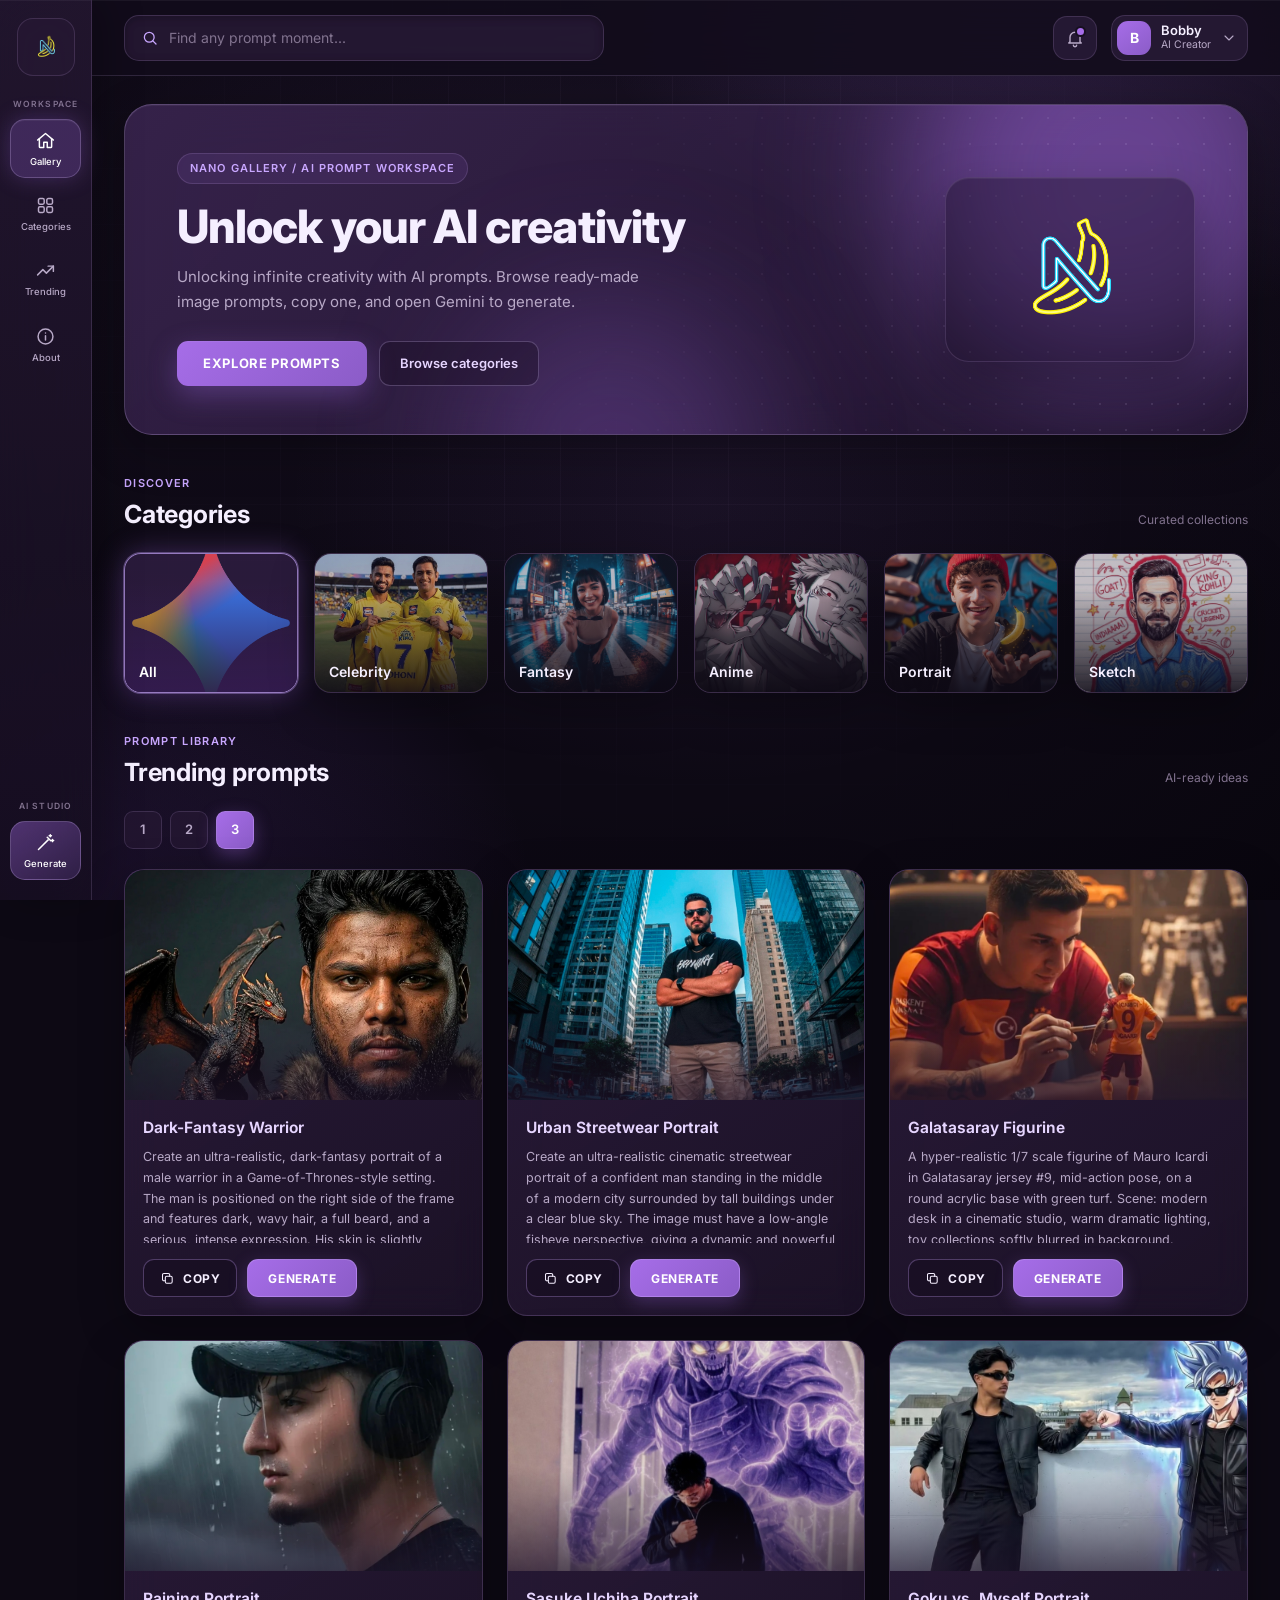
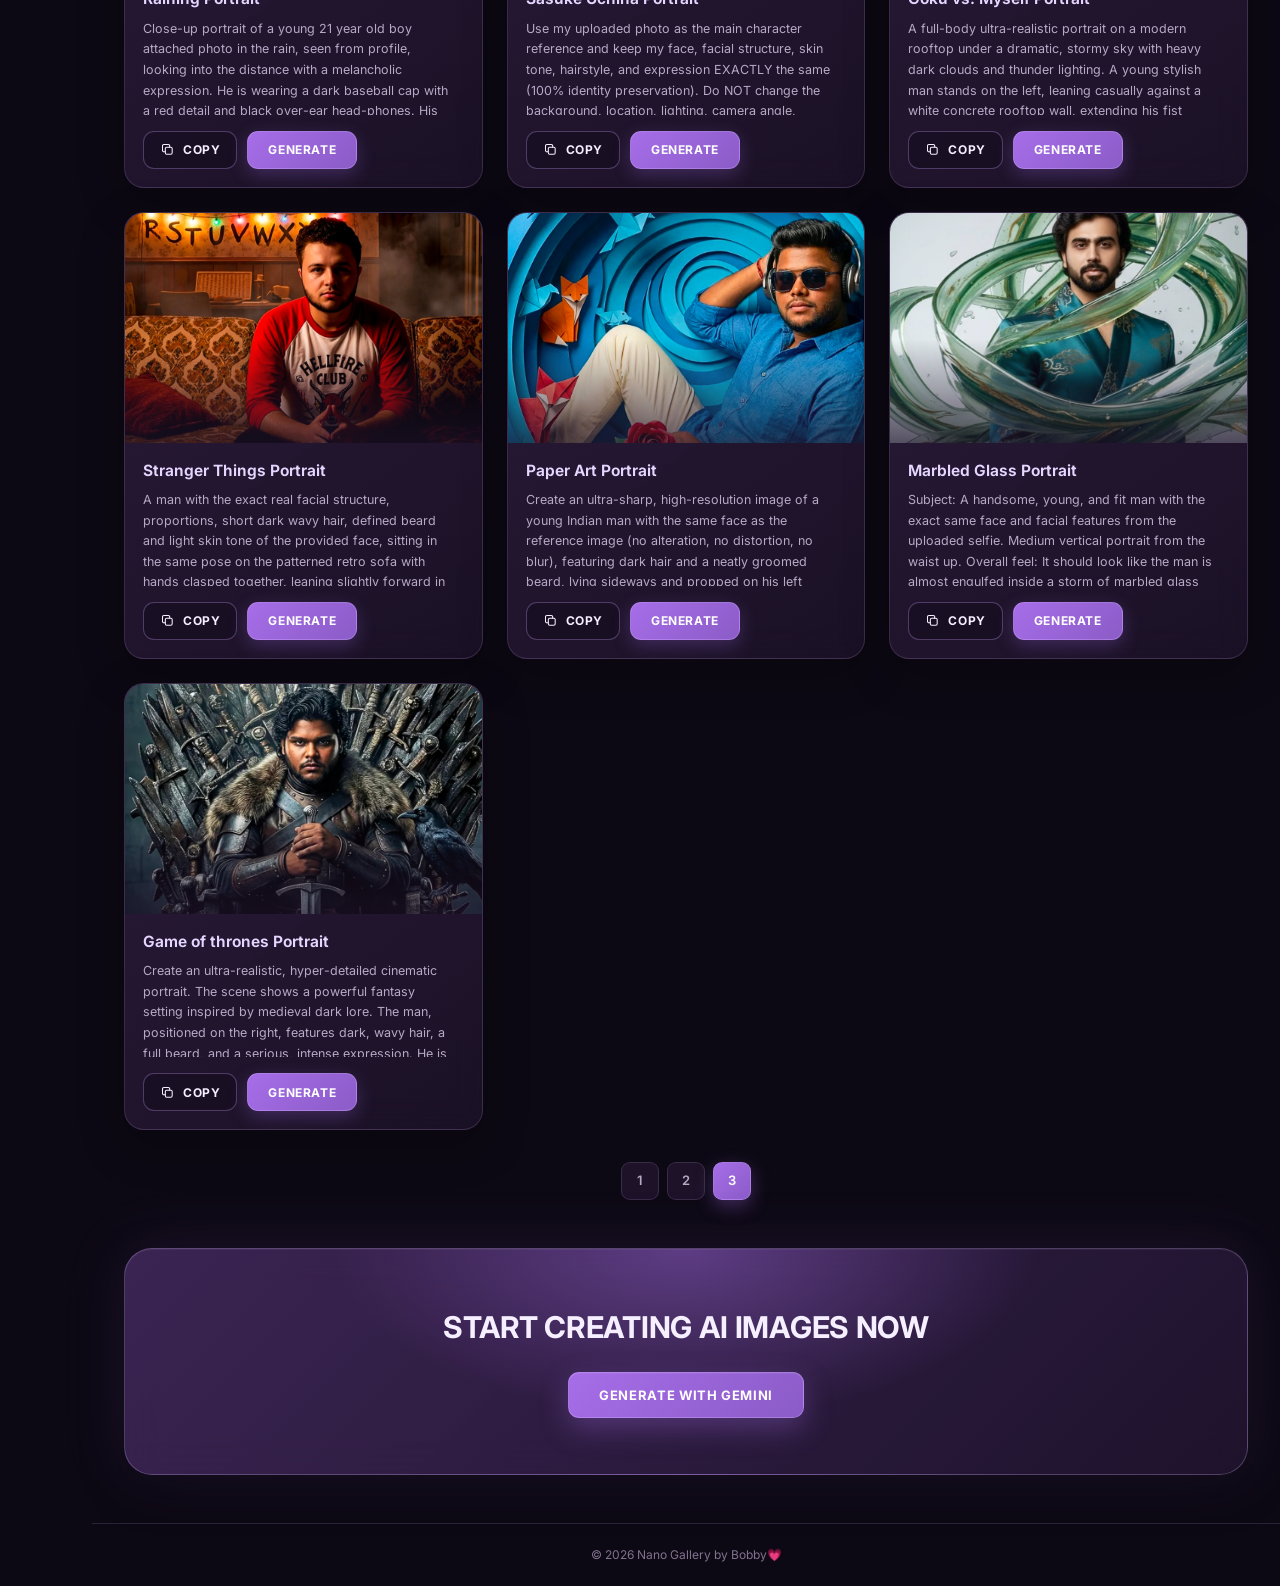
<file: page3.html>
<!DOCTYPE html>
<html lang="en">
<head>
  <meta charset="UTF-8">
  <meta name="viewport" content="width=device-width, initial-scale=1.0">
  <title>Nano Gallery</title>
  <meta name="theme-color" content="#0D0914">
  <link rel="preconnect" href="https://fonts.googleapis.com">
  <link rel="preconnect" href="https://fonts.gstatic.com" crossorigin>
  <link href="https://fonts.googleapis.com/css2?family=Inter:wght@400;500;600;700;800&display=swap" rel="stylesheet">
  <link rel="stylesheet" href="css/style.css">
  <link rel="stylesheet" href="style.css">
  <script src="js/main.js" defer></script>
  <script src="main.js" defer></script>
</head>
<body>
<div class="bg-layer" aria-hidden="true"></div>

<!-- SIDEBAR -->
<aside class="sidebar" aria-label="Primary">
  <a class="side-logo" href="index.html" aria-label="Nano Gallery home">
    <img src="assets/icons/logo.png" alt="Nano Gallery logo">
  </a>
  <div class="side-group">
    <span class="side-title">Workspace</span>
    <nav class="side-nav">
      <a class="side-item active" href="#hero"><svg class="ic" viewBox="0 0 24 24" fill="none" stroke="currentColor" stroke-width="1.7" stroke-linecap="round" stroke-linejoin="round" aria-hidden="true" focusable="false"><path d="M3 11.5 12 4l9 7.5"/><path d="M5 10v9a1 1 0 0 0 1 1h4v-6h4v6h4a1 1 0 0 0 1-1v-9"/></svg><span>Gallery</span></a>
      <a class="side-item" href="#categories"><svg class="ic" viewBox="0 0 24 24" fill="none" stroke="currentColor" stroke-width="1.7" stroke-linecap="round" stroke-linejoin="round" aria-hidden="true" focusable="false"><rect x="4" y="4" width="6.5" height="6.5" rx="1.6"/><rect x="13.5" y="4" width="6.5" height="6.5" rx="1.6"/><rect x="4" y="13.5" width="6.5" height="6.5" rx="1.6"/><rect x="13.5" y="13.5" width="6.5" height="6.5" rx="1.6"/></svg><span>Categories</span></a>
      <a class="side-item" href="#prompts"><svg class="ic" viewBox="0 0 24 24" fill="none" stroke="currentColor" stroke-width="1.7" stroke-linecap="round" stroke-linejoin="round" aria-hidden="true" focusable="false"><path d="m3 17 6-6 4 4 8-8"/><path d="M15 7h6v6"/></svg><span>Trending</span></a>
      <a class="side-item" href="#about"><svg class="ic" viewBox="0 0 24 24" fill="none" stroke="currentColor" stroke-width="1.7" stroke-linecap="round" stroke-linejoin="round" aria-hidden="true" focusable="false"><circle cx="12" cy="12" r="8.5"/><path d="M12 11v5"/><path d="M12 8h.01"/></svg><span>About</span></a>
    </nav>
  </div>
  <div class="side-group side-bottom">
    <span class="side-title">AI Studio</span>
    <a class="side-item side-generate" href="https://gemini.google.com" target="_blank" rel="noopener noreferrer"><svg class="ic" viewBox="0 0 24 24" fill="none" stroke="currentColor" stroke-width="1.7" stroke-linecap="round" stroke-linejoin="round" aria-hidden="true" focusable="false"><path d="m4 20 11-11"/><path d="m14 6 4 4"/><path d="M17.5 3v2.5M16.2 4.2h2.6M20 8.5V11M18.7 9.7h2.6"/></svg><span>Generate</span></a>
  </div>
</aside>

<div class="app">
  <!-- TOP BAR -->
  <header class="topbar">
    <div class="search-box">
      <svg class="search-icon" viewBox="0 0 24 24" fill="none" stroke="currentColor" stroke-width="1.7" stroke-linecap="round" stroke-linejoin="round" aria-hidden="true" focusable="false"><circle cx="11" cy="11" r="6.5"/><path d="m20 20-4.2-4.2"/></svg>
      <input type="text" id="searchInput" placeholder="Find any prompt moment..." aria-label="Search prompts" autocomplete="off">
    </div>
    <div class="top-right">
      <button class="icon-btn" type="button" aria-label="Notifications"><svg class="ic" viewBox="0 0 24 24" fill="none" stroke="currentColor" stroke-width="1.7" stroke-linecap="round" stroke-linejoin="round" aria-hidden="true" focusable="false"><path d="M6 16.5V11a6 6 0 1 1 12 0v5.5l1.5 1.5h-15z"/><path d="M10 20.5a2 2 0 0 0 4 0"/></svg><span class="dot"></span></button>
      <div class="profile">
        <span class="avatar" aria-hidden="true">B</span>
        <span class="profile-text"><strong>Bobby</strong><small>AI Creator</small></span>
        <svg class="chev" viewBox="0 0 24 24" fill="none" stroke="currentColor" stroke-width="1.7" stroke-linecap="round" stroke-linejoin="round" aria-hidden="true" focusable="false"><path d="m6 9 6 6 6-6"/></svg>
      </div>
    </div>
  </header>

  <main class="main">
    <!-- HERO -->
    <section class="hero" id="hero">
      <div class="hero-glow g1" aria-hidden="true"></div>
      <div class="hero-glow g2" aria-hidden="true"></div>
      <div class="hero-grid" aria-hidden="true"></div>
      <div class="hero-content">
        <p class="eyebrow">Nano Gallery / AI Prompt Workspace</p>
        <h1>Unlock your AI creativity</h1>
        <p class="hero-sub">Unlocking infinite creativity with AI prompts. Browse ready-made image prompts, copy one, and open Gemini to generate.</p>
        <div class="hero-actions">
          <a class="btn-primary" href="#prompts">EXPLORE PROMPTS</a>
          <a class="btn-ghost" href="#categories">Browse categories</a>
        </div>
      </div>
      <div class="hero-mark">
        <img src="assets/icons/mainlogo.png" alt="Nano Gallery">
      </div>
    </section>

    <!-- CATEGORIES -->
    <section class="section" id="categories">
      <div class="section-head">
        <div><p class="kicker">Discover</p><h2>Categories</h2></div>
        <span class="head-note">Curated collections</span>
      </div>
      <div class="category-grid" role="group" aria-label="Filter prompts by category">
        <button class="cat-card active" type="button" data-filter="all" aria-pressed="true">
          <img src="assets/images/all.png" alt="All categories">
          <span>All</span>
        </button>
        <button class="cat-card" type="button" data-filter="celebrity" aria-pressed="false">
          <img src="assets/images/image1.jpg" alt="Celebrity category">
          <span>Celebrity</span>
        </button>
        <button class="cat-card" type="button" data-filter="fantasy" aria-pressed="false">
          <img src="assets/images/image2.jpg" alt="Fantasy category">
          <span>Fantasy</span>
        </button>
        <button class="cat-card" type="button" data-filter="anime" aria-pressed="false">
          <img src="assets/images/image3.jpg" alt="Anime category">
          <span>Anime</span>
        </button>
        <button class="cat-card" type="button" data-filter="portrait" aria-pressed="false">
          <img src="assets/images/image4.png" alt="Portrait category">
          <span>Portrait</span>
        </button>
        <button class="cat-card" type="button" data-filter="sketch" aria-pressed="false">
          <img src="assets/images/image5.jpg" alt="Sketch category">
          <span>Sketch</span>
        </button>
      </div>
    </section>

    <!-- PROMPTS -->
    <section class="section" id="prompts">
      <div class="section-head">
        <div><p class="kicker">Prompt library</p><h2>Trending prompts</h2></div>
        <span class="head-note">AI-ready ideas</span>
      </div>
      <nav class="pagination pager-top" aria-label="Pagination"><a href="index.html" aria-label="Page 1">1</a><a href="page2.html" aria-label="Page 2">2</a><a class="active" aria-current="page" href="page3.html" aria-label="Page 3">3</a></nav>
      <div class="prompt-grid">
        <p id="noResults" class="no-results" style="display: none;" role="status">No results found</p>
      <article class="prompt-card" data-category="fantasy">
        <div class="prompt-media">
          <img src="assets/images/p211.jpg" alt="Dark-Fantasy Warrior" loading="lazy">
        </div>
        <div class="prompt-info">
          <h3>Dark-Fantasy Warrior</h3>
          <p class="prompt-text">Create an ultra-realistic, dark-fantasy portrait of a male warrior in a Game-of-Thrones-style setting. The man is positioned on the right side of the frame and features dark, wavy hair, a full beard, and a serious, intense expression. His skin is slightly dusty and battle-worn, adding a gritty cinematic realism. A small dragon with ember-glowing eyes and burnt-charcoal textured scales sits fiercely on his shoulder, wings half-open as if protecting him. The background is a minimal, soft grey atmosphere with dramatic fantasy lighting. The man's face structure, features, and expression must match the uploaded face 100% exactly -perfect facial accuracy with no changes. Ultra-detailed textures, 8K realism, strong warrior aesthetic. This stunning depiction is envisioned in an ultra-high 8K resolution with a 4:5 aspect ratio, boasting high-end photo retouching that captures even the slightest details-from the subtle grains of texture to the precise alignment of facial features-eyes, nose, mouth, eyebrows, and ears-all mirroring the reference image flawlessly. The image must look exactly like a real photograph, with no graphic elements, illustrations, digital art, drawing effects, cartoon textures, stylized rendering, CGI, Al-art look, or smooth plastic skin. Preserve natural lighting, natural shadows, real-world imperfections, realistic skin texture, pores, micro-details, fabric texture, depth of field, and real optical effects. No fake colors, no harsh sharpening, no HDR effect, no fantasy elements, no artistic brushstrokes, no posterization. The final output should look indistinguishable from a real camera photo with complete natural realism. Strictly avoid any graphic look.

Negative Prompt: illustration, digital art, vector, painting, drawing, anime,

cartoon, 3d render, CGI, texture patterns, flat colors, airbrush effect plastic skin, smooth skin, stylized, posturized, HDR, over-processed, artificial lighting, fake details, unrealistic skin, watermark, glitch, blur, oversaturated colors, fantasy elements.</p>
          <div class="buttons">
            <button class="copy" type="button">
              <span class="copy-icon"><svg class="ic" viewBox="0 0 24 24" fill="none" stroke="currentColor" stroke-width="1.7" stroke-linecap="round" stroke-linejoin="round" aria-hidden="true" focusable="false"><rect x="8.5" y="8.5" width="11" height="11" rx="2.2"/><path d="M15.5 8.5V6.2A2.2 2.2 0 0 0 13.3 4H6.2A2.2 2.2 0 0 0 4 6.2v7.1a2.2 2.2 0 0 0 2.2 2.2h2.3"/></svg></span>
              <span class="copy-text">COPY</span>
            </button>
            <a class="gen-link" href="https://gemini.google.com" target="_blank" rel="noopener noreferrer"><button class="gen" type="button">GENERATE</button></a>
          </div>
        </div>
      </article>
      <article class="prompt-card" data-category="portrait">
        <div class="prompt-media">
          <img src="assets/images/p212.jpg" alt="Urban Streetwear Portrait" loading="lazy">
        </div>
        <div class="prompt-info">
          <h3>Urban Streetwear Portrait</h3>
          <p class="prompt-text"> Create an ultra-realistic cinematic streetwear portrait of a confident man standing in the middle of a modern city surrounded by tall buildings under a clear blue sky. The image must have a low-angle fisheye perspective, giving a dynamic and powerful composition that makes the subject appear dominant and stylish.Use the first reference image as the base for pose, outfit, lighting, and perspective. Maintain the same body posture, outfit style cargo pants, headphones around the neck, sunglasses, and the urban cityscape with sky-scrapers converging upward. Keep the same camera angle and framing so that the viewer teels as it they are looking up from street level.

Use the second reference image for facial integration. Replace the model's face with the one from the second reference photo, blending it naturally with the lighting, shadow direction, and facial orientation. Ensure perfect skin tone blending and reflection consistency on the sunglasses for a realistic, seamless composition, Maintain proportional accuracy, expression realism, and high fi-delity between both reference sources.

Lighting: natural daylight with soft shadows and a high-contrast cinematic tone. Sunlight should reflect subtly on building surfaces and sunglasses, pro-ducing an authentic midday aesthetic.

Color palette: a balanced mix of warm skin tones with cool tones from the sky and architecture, emphasizing depth, contrast, and harmony.

Outfit: streetwear fashion - loose t-shirt with printed text, beige camouflage cargo pants, and modern sneakers, Keep textures crisp, realistic, and detailed, including fabric weave and stitching visibility.

Environment: urban street canyon surrounded by tall modern buildings, ren-dered with slight distortion from the fisheye lens. Emphasize architectural depth and subtle background motion with blurred pedestrians, vehicles, or trees to enhance realism.

Camera: 16mm wide-angle lens, low-angle full-body shot, cinematic depth of field, emphasizing the subject's presence against the upward city perspec-tive.</p>
          <div class="buttons">
            <button class="copy" type="button">
              <span class="copy-icon"><svg class="ic" viewBox="0 0 24 24" fill="none" stroke="currentColor" stroke-width="1.7" stroke-linecap="round" stroke-linejoin="round" aria-hidden="true" focusable="false"><rect x="8.5" y="8.5" width="11" height="11" rx="2.2"/><path d="M15.5 8.5V6.2A2.2 2.2 0 0 0 13.3 4H6.2A2.2 2.2 0 0 0 4 6.2v7.1a2.2 2.2 0 0 0 2.2 2.2h2.3"/></svg></span>
              <span class="copy-text">COPY</span>
            </button>
            <a class="gen-link" href="https://gemini.google.com" target="_blank" rel="noopener noreferrer"><button class="gen" type="button">GENERATE</button></a>
          </div>
        </div>
      </article>
      <article class="prompt-card" data-category="fantasy">
        <div class="prompt-media">
          <img src="assets/images/p213.jpg" alt="Galatasaray Figurine" loading="lazy">
        </div>
        <div class="prompt-info">
          <h3>Galatasaray Figurine</h3>
          <p class="prompt-text">A hyper-realistic 1/7 scale figurine of Mauro Icardi in Galatasaray jersey #9, mid-action pose, on a round acrylic base with green turf. Scene: modern desk in a cinematic studio, warm dramatic lighting, toy collections softly blurred in background. Nearby, the referenced person in a Galatasaray jersey carefully brushes the figurine. Premium, polished, filmic atmosphere with deep contrasts.</p>
          <div class="buttons">
            <button class="copy" type="button">
              <span class="copy-icon"><svg class="ic" viewBox="0 0 24 24" fill="none" stroke="currentColor" stroke-width="1.7" stroke-linecap="round" stroke-linejoin="round" aria-hidden="true" focusable="false"><rect x="8.5" y="8.5" width="11" height="11" rx="2.2"/><path d="M15.5 8.5V6.2A2.2 2.2 0 0 0 13.3 4H6.2A2.2 2.2 0 0 0 4 6.2v7.1a2.2 2.2 0 0 0 2.2 2.2h2.3"/></svg></span>
              <span class="copy-text">COPY</span>
            </button>
            <a class="gen-link" href="https://gemini.google.com" target="_blank" rel="noopener noreferrer"><button class="gen" type="button">GENERATE</button></a>
          </div>
        </div>
      </article>
      <article class="prompt-card" data-category="portrait">
        <div class="prompt-media">
          <img src="assets/images/p214.jpg" alt="Raining Portrait" loading="lazy">
        </div>
        <div class="prompt-info">
          <h3>Raining Portrait</h3>
          <p class="prompt-text">Close-up portrait of a young 21 year old boy attached photo in the rain, seen from profile, looking into the distance with a melancholic expression. He is wearing a dark baseball cap with a red detail and black over-ear head-phones. His heavy dark hair is tousled by the coastal wind, full of texture and movement. Raindrops are clearly visible on his skin. The background is a heavily blurred, dark, rainy outdoor scene with visible streaks of falling rain.</p>
          <div class="buttons">
            <button class="copy" type="button">
              <span class="copy-icon"><svg class="ic" viewBox="0 0 24 24" fill="none" stroke="currentColor" stroke-width="1.7" stroke-linecap="round" stroke-linejoin="round" aria-hidden="true" focusable="false"><rect x="8.5" y="8.5" width="11" height="11" rx="2.2"/><path d="M15.5 8.5V6.2A2.2 2.2 0 0 0 13.3 4H6.2A2.2 2.2 0 0 0 4 6.2v7.1a2.2 2.2 0 0 0 2.2 2.2h2.3"/></svg></span>
              <span class="copy-text">COPY</span>
            </button>
            <a class="gen-link" href="https://gemini.google.com" target="_blank" rel="noopener noreferrer"><button class="gen" type="button">GENERATE</button></a>
          </div>
        </div>
      </article>
      <article class="prompt-card" data-category="portrait">
        <div class="prompt-media">
          <img src="assets/images/p215.jpg" alt="Sasuke Uchiha Portrait" loading="lazy">
        </div>
        <div class="prompt-info">
          <h3>Sasuke Uchiha Portrait</h3>
          <p class="prompt-text">Use my uploaded photo as the main character reference and keep my face, facial structure, skin tone, hairstyle, and expression EXACTLY the same (100% identity preservation). Do NOT change the background, location, lighting, camera angle, clothes, or my body pose-everything must remain exactly as in the original image. Add Sasuke Uchiha's Susanoo from the Naruto series summoned directly behind me, perfectly aligned with my body, anime-accurate in structure and proportions, with glowing purple chakra armor, yellow glowing eyes, skeletal armored face, and semi-transparent chakra texture. The Susanoo should look like it is protecting me, towering behind me, with subtle purple chakra aura, light energy sparks, and faint lightning only around the Susanoo and slightly around my body. Do NOT make the Susanoo cartoonish-render it more realistic, high-detail, and grounded, with clean anime accuracy blended into a realistic, cinematic look, while keeping the original background completely untouched and natural.</p>
          <div class="buttons">
            <button class="copy" type="button">
              <span class="copy-icon"><svg class="ic" viewBox="0 0 24 24" fill="none" stroke="currentColor" stroke-width="1.7" stroke-linecap="round" stroke-linejoin="round" aria-hidden="true" focusable="false"><rect x="8.5" y="8.5" width="11" height="11" rx="2.2"/><path d="M15.5 8.5V6.2A2.2 2.2 0 0 0 13.3 4H6.2A2.2 2.2 0 0 0 4 6.2v7.1a2.2 2.2 0 0 0 2.2 2.2h2.3"/></svg></span>
              <span class="copy-text">COPY</span>
            </button>
            <a class="gen-link" href="https://gemini.google.com" target="_blank" rel="noopener noreferrer"><button class="gen" type="button">GENERATE</button></a>
          </div>
        </div>
      </article>
      <article class="prompt-card" data-category="anime">
        <div class="prompt-media">
          <img src="assets/images/p216.jpg" alt="Goku vs. Myself Portrait" loading="lazy">
        </div>
        <div class="prompt-info">
          <h3>Goku vs. Myself Portrait</h3>
          <p class="prompt-text">A full-body ultra-realistic portrait on a modern rooftop under a dramatic, stormy sky with heavy dark clouds and thunder lighting. A young stylish man stands on the left, leaning casually against a white concrete rooftop wall, extending his fist forward for a fist-bump. On the right stands Goku, seamlessly integrated into the real-world environment, returning the fist-bump in perfect alignment and scale.

Both characters are wearing the exact same outfit:

a premium matte black leather jacket with structured shoulders and front flap pockets, worn over a fitted black crew-neck t-shirt; relaxed-fit black tailored trousers with a clean straight fall; and minimal white low-top sneakers with subtle detailing. The outfit looks modern, monochrome, luxury streetwear inspired, identical on both characters.

My appearance:

quiff-style tousled mid-length black hair with natural volume and texture, a light neatly groomed mustache, sharp jawline, confident expression. Wearing black rectangular sunglasses with a glossy finish.

Goku's appearance (goku in ultra instinct form and add aura from goku body):

anime-accurate facial structure and expressions, Ultra instinct form and aura from goku body, sharp anime eyes, but rendered in a high-end semi-realistic anime-to-realism hybrid style. He is also wearing black rectangular sunglasses, matching the same outfit perfectly while retaining anime skin shading and linework.

Scene & composition:

Urban rooftop setting with industrial city buildings in the background, subtle depth of field. The camera is at eye level, full-body framing, symmetrical composition with the fist-bump as the focal point.

Lighting & quality:

soft natural daylight with cinematic contrast, realistic shadows, ultra-sharp focus, high dynamic range, realistic fabric textures, leather grain visible, wind subtly affecting clothing. Shot on a high-end DSLR look, 8K resolution, photorealistic + anime fusion, clean color grading. Keep Ratio: 3:4</p>
          <div class="buttons">
            <button class="copy" type="button">
              <span class="copy-icon"><svg class="ic" viewBox="0 0 24 24" fill="none" stroke="currentColor" stroke-width="1.7" stroke-linecap="round" stroke-linejoin="round" aria-hidden="true" focusable="false"><rect x="8.5" y="8.5" width="11" height="11" rx="2.2"/><path d="M15.5 8.5V6.2A2.2 2.2 0 0 0 13.3 4H6.2A2.2 2.2 0 0 0 4 6.2v7.1a2.2 2.2 0 0 0 2.2 2.2h2.3"/></svg></span>
              <span class="copy-text">COPY</span>
            </button>
            <a class="gen-link" href="https://gemini.google.com" target="_blank" rel="noopener noreferrer"><button class="gen" type="button">GENERATE</button></a>
          </div>
        </div>
      </article>
      <article class="prompt-card" data-category="fantasy">
        <div class="prompt-media">
          <img src="assets/images/p217.jpg" alt="Stranger Things Portrait" loading="lazy">
        </div>
        <div class="prompt-info">
          <h3>Stranger Things Portrait</h3>
          <p class="prompt-text">A man with the exact real facial structure, proportions, short dark wavy hair, defined beard and light skin tone of the provided face, sitting in the same pose on the patterned retro sofa with hands clasped together, leaning slightly forward in a thoughtful stance, wearing a Hellfire Club-style shirt just like in the reference, fully replacing the character but keeping the exact silhouette. The environment remains identical: the Stranger Things living room with vintage wooden walls, floral wallpaper, glowing multicolored Christmas lights hanging above forming the alphabet letters, warm lamps casting soft golden light, fog subtly drifting from the hallway, the crocheted blanket patterns, the coffee table with Quija board and stacked. books everything in the same positions and perspective. The camera angle is perfectly centered and mid-shot, with increased dramatic depth of field and darker shadows, enhancing the mood. The lighting becomes more dramatic: deeper warm tones, stronger contrast, richer shadows, intensified glow from the lights, and enhanced atmospheric haze. Rendered in ultra-realistic 8K HDR with cinematic sharpness, deep blacks, crisp textures, warm color grading and a darker, moodier Stranger Things ambience replicating every detail of the reference scene while only replacing the character with the user's real appearance</p>
          <div class="buttons">
            <button class="copy" type="button">
              <span class="copy-icon"><svg class="ic" viewBox="0 0 24 24" fill="none" stroke="currentColor" stroke-width="1.7" stroke-linecap="round" stroke-linejoin="round" aria-hidden="true" focusable="false"><rect x="8.5" y="8.5" width="11" height="11" rx="2.2"/><path d="M15.5 8.5V6.2A2.2 2.2 0 0 0 13.3 4H6.2A2.2 2.2 0 0 0 4 6.2v7.1a2.2 2.2 0 0 0 2.2 2.2h2.3"/></svg></span>
              <span class="copy-text">COPY</span>
            </button>
            <a class="gen-link" href="https://gemini.google.com" target="_blank" rel="noopener noreferrer"><button class="gen" type="button">GENERATE</button></a>
          </div>
        </div>
      </article>
      <article class="prompt-card" data-category="portrait">
        <div class="prompt-media">
          <img src="assets/images/p218.jpg" alt="Paper Art Portrait" loading="lazy">
        </div>
        <div class="prompt-info">
          <h3>Paper Art Portrait</h3>
          <p class="prompt-text">Create an ultra-sharp, high-resolution image of a young Indian man with the same face as the reference image (no alteration, no distortion, no blur), featuring dark hair and a neatly groomed beard, lying sideways and propped on his left elbow, calmly gazing at the viewer; he is dressed in a paper-textured blue shirt and cream pants with a red rose resting on his lap, while wearing stylish sunglasses on his face and modern headphones over his head; the entire scene is set inside a circular, layered blue paper world filled with intricate origami animals, illuminated by soft yet dramatic lighting that enhances the textures, depth, and shadows of the handcrafted paper environment, creating a dreamlike, intimate, artful atmosphere with precise facial fidelity and refined paper-art aesthetics. This photorealistic, ultra-high-resolution image should be in a 4:5 aspect ratio, with 8K quality, high-end retouching, featuring hyper-detailed textures and sharpness, and including grains. Ensure the face matches perfectly, including the eyes, nose, mouth, and eyebrows, as in the referen28 image.</p>
          <div class="buttons">
            <button class="copy" type="button">
              <span class="copy-icon"><svg class="ic" viewBox="0 0 24 24" fill="none" stroke="currentColor" stroke-width="1.7" stroke-linecap="round" stroke-linejoin="round" aria-hidden="true" focusable="false"><rect x="8.5" y="8.5" width="11" height="11" rx="2.2"/><path d="M15.5 8.5V6.2A2.2 2.2 0 0 0 13.3 4H6.2A2.2 2.2 0 0 0 4 6.2v7.1a2.2 2.2 0 0 0 2.2 2.2h2.3"/></svg></span>
              <span class="copy-text">COPY</span>
            </button>
            <a class="gen-link" href="https://gemini.google.com" target="_blank" rel="noopener noreferrer"><button class="gen" type="button">GENERATE</button></a>
          </div>
        </div>
      </article>
      <article class="prompt-card" data-category="portrait">
        <div class="prompt-media">
          <img src="assets/images/p219.jpg" alt="Marbled Glass Portrait" loading="lazy">
        </div>
        <div class="prompt-info">
          <h3>Marbled Glass Portrait</h3>
          <p class="prompt-text">  Subject: A handsome, young, and fit man with the exact same face and facial features from the uploaded selfie. Medium vertical portrait from the waist up.

Overall feel: It should look like the man is almost engulfed inside a storm of marbled glass and liquid jade. The swirling marble glass shapes are the main focus, the robe and body are more minimal and partly hidden.

Outfit: Simple yet regal masculine Gucci inspired asian robe with structured shoulders and clean straight lines, in deep teal and muted gold silk. Subtle cloud patterns but not too busy, only enough to anchor the character. No armor, no suit jacket, no extra accessories

Marble glass storm: A dense, dramatic explosion of translucent marbled glass ribbons and sheets

surrounds him and partly covers his torso and arms. The shapes are wide, layered, and organic, like liquid jade and champagne glass frozen in motion. Rich marbling inside each shape in teal, emerald, sage, gold, and soft silver. Edges are smooth and glossy with bright highlights. The ribbons twist, loop, and fold over each other, some coming forward in front of his chest and shoulders, others sweeping behind his head and far beyond the frame. Very high density and complexity, similar to the female reference image. The storm should feel heavy, sculptural, and three dimensional, not like light water splashes. Very few droplets, focus on thick marbled sheets and ribbons.

Composition: Vertical image. Man slightly off center. His figure is clearly masculine but almost embedded inside the swirling marble glass storm, which fills most of the frame and background.

Background: Clean minimalist studio background in soft white to pale cool gray, almost completely covered by the marble glass storm shapes. No props, no furniture, no extra elements.

Lighting: Soft ethereal studio lighting that sculpts his face and jawline while making the marble glass storm glow. Strong highlights on the edges and marbling of the glass forms, soft shadows between overlapping layers to create depth.

Style: High fashion conceptual portrait. Same rich teal and gold color palette and same dramatic artistic vision as the reference image, but with a clearly masculine subject. Ultra realistic, cinematic, extremely detailed, 8K resolution. The face must be completely photorealistic and must match the uploaded selfie exactly. No cartoon, no illustration style, no obvious CGI look on the face.</p>
          <div class="buttons">
            <button class="copy" type="button">
              <span class="copy-icon"><svg class="ic" viewBox="0 0 24 24" fill="none" stroke="currentColor" stroke-width="1.7" stroke-linecap="round" stroke-linejoin="round" aria-hidden="true" focusable="false"><rect x="8.5" y="8.5" width="11" height="11" rx="2.2"/><path d="M15.5 8.5V6.2A2.2 2.2 0 0 0 13.3 4H6.2A2.2 2.2 0 0 0 4 6.2v7.1a2.2 2.2 0 0 0 2.2 2.2h2.3"/></svg></span>
              <span class="copy-text">COPY</span>
            </button>
            <a class="gen-link" href="https://gemini.google.com" target="_blank" rel="noopener noreferrer"><button class="gen" type="button">GENERATE</button></a>
          </div>
        </div>
      </article>
      <article class="prompt-card" data-category="fantasy">
        <div class="prompt-media">
          <img src="assets/images/p220.jpg" alt="Game of thrones Portrait" loading="lazy">
        </div>
        <div class="prompt-info">
          <h3> Game of thrones Portrait</h3>
          <p class="prompt-text">Create an ultra-realistic, hyper-detailed cinematic portrait. The scene shows a powerful fantasy setting inspired by medieval dark lore. The man, positioned on the right, features dark, wavy hair, a full beard, and a serious, intense expression. He is seated on the iconic Iron Throne forged from hundreds of swords. He wears high-detail medieval leather armor with rich textures, dark brown boots, and gloves. He holds a large steel sword vertically with both hands resting on the hilt, symbolizing power and burden. Lighting is dramatic and moody, with soft light rays falling from behind and above, creating a heroic yet somber atmosphere. A raven sits on the left side of the throne, enhancing the mysterious fantasy theme. Background: A dim, ancient stone hall with tall pillars and a blurred forest visible through an arched window. Add rich, metallic textures to the swords and throne, sharp detailing to the armor, and cinematic depth. This stunning depiction is envisioned in an ultra-high 8K resolution with a 4:5 aspect ratio, boasting high-end photo retouching that captures even the slightest details-from the subtle grains of texture to the precise alignment of facial features-eyes, nose, mouth, eyebrows, and ears-all mirroring the reference image flawlessly. The image must look exactly like a real photograph, with no graphic elements, illustrations, digital art, drawing effects, cartoon textures, stylized rendering, CGI, Al-art look, or smooth plastic skin. Preserve natural lighting, natural shadows, real-world imperfections, realistic skin texture, pores, micro-details, fabric texture, depth of field, and real optical effects. No fake colors, no harsh sharpening, no HDR effect, no fantasy elements, no artistic brushstrokes, no posterization. The final output should look indistinguishable from a real camera photo with complete natural realism. Strictly avoid any graphic look.

Negative Prompt: Don't smile or show teeth, illustration, digital art, vector painting, drawing, anime, cartoon, 3d render, CGI, texture patterns, flat colors, airbrush effect, plastic skin, smooth skin, stylized, posturized, HDR, over-processed, artificial lighting, fake details, unrealistic skin, watermark, glitch, blur, oversaturated colors, fantasy elements.</p>
          <div class="buttons">
            <button class="copy" type="button">
              <span class="copy-icon"><svg class="ic" viewBox="0 0 24 24" fill="none" stroke="currentColor" stroke-width="1.7" stroke-linecap="round" stroke-linejoin="round" aria-hidden="true" focusable="false"><rect x="8.5" y="8.5" width="11" height="11" rx="2.2"/><path d="M15.5 8.5V6.2A2.2 2.2 0 0 0 13.3 4H6.2A2.2 2.2 0 0 0 4 6.2v7.1a2.2 2.2 0 0 0 2.2 2.2h2.3"/></svg></span>
              <span class="copy-text">COPY</span>
            </button>
            <a class="gen-link" href="https://gemini.google.com" target="_blank" rel="noopener noreferrer"><button class="gen" type="button">GENERATE</button></a>
          </div>
        </div>
      </article>
      </div>
      <nav class="pagination pager-bottom" aria-label="Pagination"><a href="index.html" aria-label="Page 1">1</a><a href="page2.html" aria-label="Page 2">2</a><a class="active" aria-current="page" href="page3.html" aria-label="Page 3">3</a></nav>
    </section>

    <!-- CTA -->
    <section class="cta-section">
      <div class="cta-panel">
        <h2>START CREATING AI IMAGES NOW</h2>
        <a href="https://gemini.google.com" target="_blank" rel="noopener noreferrer"><button class="cta" type="button">GENERATE WITH GEMINI</button></a>
      </div>
    </section>

    <!-- FOOTER -->
    <footer class="footer" id="about">
      <div class="copyright">© 2026 Nano Gallery by Bobby💗</div>
    </footer>
  </main>
</div>

</body>
</html>
</file>
<file: css/style.css>
/* ==========================================================
   NANO GALLERY — Dark purple glass workspace
   ========================================================== */

:root {
  --bg-0: #0D0914;
  --bg-1: #120C1B;
  --bg-2: #171021;
  --bg-3: #1D1329;

  --panel: rgba(55, 36, 73, 0.55);
  --panel-strong: rgba(69, 43, 91, 0.68);
  --panel-soft: rgba(40, 26, 54, 0.55);

  --purple: #8B5CC7;
  --purple-bright: #A66DE8;
  --lavender: #C9A7FF;
  --lavender-light: #E6D5FF;

  --text: #F5EFFF;
  --text-2: #B8A9C7;
  --text-3: #82738F;

  --border: rgba(220, 190, 255, 0.15);
  --border-strong: rgba(220, 190, 255, 0.25);
  --success: #69E5AA;

  --sidebar-w: 92px;
  --topbar-h: 76px;

  --r-btn: 11px;
  --r-search: 15px;
  --r-cat: 17px;
  --r-card: 20px;
  --r-hero: 28px;
  --r-nav: 15px;
  --r-page: 9px;

  --shadow: 0 15px 45px rgba(0, 0, 0, 0.28);
  --inner: inset 0 1px 0 rgba(255, 255, 255, 0.05);
  --ease: 220ms ease-out;
}

* { margin: 0; padding: 0; box-sizing: border-box; }

html { scroll-behavior: smooth; scroll-padding-top: calc(var(--topbar-h) + 16px); }

body {
  font-family: "Inter", "Segoe UI", Arial, sans-serif;
  background: var(--bg-0);
  color: var(--text);
  font-size: 14px;
  line-height: 1.5;
  min-height: 100vh;
  -webkit-font-smoothing: antialiased;
}

a { color: inherit; text-decoration: none; }
button { font-family: inherit; }
img { display: block; max-width: 100%; }

:focus-visible {
  outline: 2px solid var(--lavender);
  outline-offset: 2px;
}

/* ---------- Background ---------- */
.bg-layer {
  position: fixed;
  inset: 0;
  z-index: -1;
  background:
    radial-gradient(900px 620px at 88% -8%, rgba(139, 92, 199, 0.38), transparent 62%),
    radial-gradient(760px 560px at 6% 100%, rgba(120, 70, 190, 0.26), transparent 60%),
    radial-gradient(600px 420px at 55% 55%, rgba(166, 109, 232, 0.07), transparent 70%),
    linear-gradient(180deg, var(--bg-2), var(--bg-0) 70%);
}
.bg-layer::before {
  content: "";
  position: absolute;
  inset: 0;
  background-image:
    linear-gradient(rgba(220, 190, 255, 0.035) 1px, transparent 1px),
    linear-gradient(90deg, rgba(220, 190, 255, 0.035) 1px, transparent 1px);
  background-size: 56px 56px;
  -webkit-mask-image: radial-gradient(ellipse at 50% 30%, #000 20%, transparent 75%);
  mask-image: radial-gradient(ellipse at 50% 30%, #000 20%, transparent 75%);
}
.bg-layer::after {
  content: "";
  position: absolute;
  inset: 0;
  background: radial-gradient(ellipse at center, transparent 55%, rgba(5, 3, 9, 0.55) 100%);
}

/* ---------- Sidebar ---------- */
.sidebar {
  position: fixed;
  top: 0; bottom: 0; left: 0;
  width: var(--sidebar-w);
  z-index: 40;
  display: flex;
  flex-direction: column;
  align-items: center;
  gap: 22px;
  padding: 18px 10px 20px;
  background: linear-gradient(180deg, rgba(38, 24, 52, 0.78), rgba(22, 14, 32, 0.78));
  -webkit-backdrop-filter: blur(22px);
  backdrop-filter: blur(22px);
  border-right: 1px solid var(--border);
  box-shadow: var(--inner), 10px 0 40px rgba(0, 0, 0, 0.25);
}

.side-logo {
  width: 58px; height: 58px;
  display: grid; place-items: center;
  border-radius: 16px;
  background: var(--panel-soft);
  border: 1px solid var(--border);
  overflow: hidden;
}
.side-logo img { width: 42px; height: 42px; object-fit: contain; }

.side-group { width: 100%; display: flex; flex-direction: column; align-items: center; gap: 8px; }
.side-bottom { margin-top: auto; }

.side-title {
  font-size: 8.5px;
  font-weight: 600;
  letter-spacing: 0.14em;
  text-transform: uppercase;
  color: var(--text-3);
}

.side-nav { width: 100%; display: flex; flex-direction: column; gap: 6px; }

.side-item {
  display: flex;
  flex-direction: column;
  align-items: center;
  gap: 4px;
  padding: 10px 4px 8px;
  border-radius: var(--r-nav);
  border: 1px solid transparent;
  color: var(--text-2);
  font-size: 9.5px;
  font-weight: 500;
  transition: background var(--ease), transform var(--ease), box-shadow var(--ease), color var(--ease), border-color var(--ease);
}
.side-item .ic { width: 21px; height: 21px; }

.side-item:hover {
  background: rgba(139, 92, 199, 0.16);
  color: var(--text);
  transform: translateY(-2px);
  box-shadow: 0 8px 22px rgba(139, 92, 199, 0.18);
}
.side-item.active {
  background: rgba(139, 92, 199, 0.3);
  border-color: var(--border-strong);
  color: #fff;
  box-shadow: 0 0 22px rgba(139, 92, 199, 0.32), var(--inner);
}

.side-generate {
  background: linear-gradient(145deg, rgba(166, 109, 232, 0.4), rgba(139, 92, 199, 0.22));
  border-color: var(--border-strong);
  color: #fff;
  width: 100%;
}

/* ---------- App shell ---------- */
.app { margin-left: var(--sidebar-w); min-height: 100vh; }

/* ---------- Top bar ---------- */
.topbar {
  position: sticky;
  top: 0;
  z-index: 30;
  height: var(--topbar-h);
  display: flex;
  align-items: center;
  justify-content: space-between;
  gap: 16px;
  padding: 0 32px;
  background: rgba(18, 12, 27, 0.86);
  -webkit-backdrop-filter: blur(20px);
  backdrop-filter: blur(20px);
  border-bottom: 1px solid var(--border);
  box-shadow: var(--inner);
}

.search-box {
  display: flex;
  align-items: center;
  background: #2b3140;
  padding: 8px 16px;
  border-radius: 30px;
  width: 220px;
  gap: 8px;
}
.search-icon { width: 18px; height: 18px; color: var(--lavender); flex: none; }
.search-box input {
  flex: 1;
  min-width: 0;
  background: transparent;
  border: none;
  outline: none;
  color: var(--text);
  font: inherit;
  font-size: 14px;
}
.search-box input::placeholder { color: var(--text-3); }

.top-right { display: flex; align-items: center; gap: 14px; flex: none; }

.icon-btn {
  position: relative;
  width: 44px; height: 44px;
  display: grid; place-items: center;
  background: rgba(55, 36, 73, 0.5);
  border: 1px solid var(--border);
  border-radius: 14px;
  color: var(--text-2);
  cursor: pointer;
  transition: background var(--ease), color var(--ease), border-color var(--ease);
}
.icon-btn:hover { background: var(--panel-strong); color: var(--text); border-color: var(--border-strong); }
.icon-btn .ic { width: 20px; height: 20px; }
.icon-btn .dot {
  position: absolute; top: 11px; right: 12px;
  width: 7px; height: 7px; border-radius: 50%;
  background: var(--purple-bright);
  box-shadow: 0 0 0 2px var(--bg-2);
}

.profile {
  display: flex;
  align-items: center;
  gap: 10px;
  padding: 5px 10px 5px 5px;
  background: rgba(55, 36, 73, 0.5);
  border: 1px solid var(--border);
  border-radius: 14px;
}
.avatar {
  width: 34px; height: 34px;
  display: grid; place-items: center;
  border-radius: 11px;
  font-weight: 700;
  font-size: 14px;
  background: linear-gradient(145deg, var(--purple-bright), var(--purple));
  color: #fff;
}
.profile-text { display: flex; flex-direction: column; line-height: 1.2; }
.profile-text strong { font-size: 13px; font-weight: 600; }
.profile-text small { font-size: 10.5px; color: var(--text-2); }
.chev { width: 16px; height: 16px; color: var(--text-2); }

/* ---------- Main ---------- */
.main { padding: 28px 32px 0; max-width: 1480px; margin: 0 auto; }

/* ---------- Hero ---------- */
.hero {
  position: relative;
  overflow: hidden;
  display: flex;
  align-items: center;
  justify-content: space-between;
  gap: 32px;
  min-height: 330px;
  padding: 48px 52px;
  border-radius: var(--r-hero);
  background: linear-gradient(135deg, rgba(76, 48, 104, 0.62), rgba(34, 21, 48, 0.7));
  -webkit-backdrop-filter: blur(22px);
  backdrop-filter: blur(22px);
  border: 1px solid var(--border-strong);
  box-shadow: var(--shadow), var(--inner);
}

.hero-glow { position: absolute; border-radius: 50%; pointer-events: none; filter: blur(70px); }
.hero-glow.g1 { width: 420px; height: 420px; right: -80px; top: -140px; background: rgba(166, 109, 232, 0.5); }
.hero-glow.g2 { width: 300px; height: 300px; left: 30%; bottom: -170px; background: rgba(139, 92, 199, 0.32); }
.hero-grid {
  position: absolute; inset: 0; pointer-events: none;
  background-image: radial-gradient(rgba(230, 213, 255, 0.14) 1px, transparent 1px);
  background-size: 26px 26px;
  -webkit-mask-image: linear-gradient(100deg, transparent 35%, #000 100%);
  mask-image: linear-gradient(100deg, transparent 35%, #000 100%);
}

.hero-content { position: relative; z-index: 1; max-width: 560px; }

.eyebrow {
  display: inline-block;
  font-size: 11px;
  font-weight: 600;
  letter-spacing: 0.1em;
  text-transform: uppercase;
  color: var(--lavender);
  padding: 6px 12px;
  border: 1px solid var(--border);
  border-radius: 999px;
  background: rgba(139, 92, 199, 0.14);
  margin-bottom: 18px;
}

.hero h1 {
  font-size: clamp(30px, 4vw, 46px);
  line-height: 1.08;
  font-weight: 800;
  letter-spacing: -0.02em;
  margin-bottom: 14px;
}
.hero-sub { color: var(--text-2); font-size: 15px; line-height: 1.65; max-width: 480px; margin-bottom: 26px; }

.hero-actions { display: flex; flex-wrap: wrap; align-items: center; gap: 12px; }

.btn-primary {
  display: inline-flex; align-items: center;
  padding: 13px 26px;
  border-radius: var(--r-btn);
  background: linear-gradient(135deg, var(--purple-bright), var(--purple));
  color: #fff;
  font-size: 13px;
  font-weight: 700;
  letter-spacing: 0.05em;
  box-shadow: 0 10px 28px rgba(139, 92, 199, 0.4), var(--inner);
  transition: transform var(--ease), box-shadow var(--ease), filter var(--ease);
}
.btn-primary:hover { transform: translateY(-2px); filter: brightness(1.1); box-shadow: 0 14px 34px rgba(166, 109, 232, 0.5); }

.btn-ghost {
  padding: 12px 20px;
  border-radius: var(--r-btn);
  border: 1px solid var(--border-strong);
  background: rgba(20, 12, 30, 0.35);
  color: var(--lavender-light);
  font-size: 13px;
  font-weight: 600;
  transition: background var(--ease), transform var(--ease);
}
.btn-ghost:hover { background: rgba(139, 92, 199, 0.2); transform: translateY(-2px); }

.hero-mark {
  position: relative; z-index: 1;
  flex: none;
  width: 250px;
  padding: 26px;
  border-radius: 24px;
  background: rgba(20, 12, 30, 0.38);
  border: 1px solid var(--border);
  box-shadow: var(--inner), 0 20px 50px rgba(0, 0, 0, 0.3);
}
.hero-mark img { width: 100%; height: auto; object-fit: contain; }

/* ---------- Sections ---------- */
.section { margin-top: 40px; }

.section-head {
  display: flex;
  align-items: flex-end;
  justify-content: space-between;
  gap: 12px;
  margin-bottom: 20px;
}
.kicker { font-size: 11px; font-weight: 600; letter-spacing: 0.12em; text-transform: uppercase; color: var(--lavender); margin-bottom: 4px; }
.section h2, .cta-panel h2 { font-size: 25px; font-weight: 700; letter-spacing: -0.01em; color: var(--text); }
.head-note { font-size: 12px; color: var(--text-3); padding-bottom: 4px; }

/* ---------- Categories ---------- */
.category-grid {
  display: grid;
  grid-template-columns: repeat(6, minmax(0, 1fr));
  gap: 16px;
}

.cat-card {
  position: relative;
  height: 140px;
  padding: 0;
  overflow: hidden;
  cursor: pointer;
  text-align: left;
  color: var(--text);
  border-radius: var(--r-cat);
  border: 1px solid var(--border);
  background: var(--panel-soft);
  box-shadow: var(--shadow);
  transition: transform var(--ease), border-color var(--ease), box-shadow var(--ease);
}
.cat-card img {
  position: absolute; inset: 0;
  width: 100%; height: 100%;
  object-fit: cover;
  transition: transform 350ms ease;
}
.cat-card::after {
  content: "";
  position: absolute; inset: 0;
  background:
    linear-gradient(180deg, rgba(13, 9, 20, 0.12) 25%, rgba(13, 9, 20, 0.88) 100%),
    rgba(60, 35, 90, 0.18);
  transition: background var(--ease);
}
.cat-card span {
  position: absolute; z-index: 1;
  left: 14px; bottom: 12px;
  font-size: 14px;
  font-weight: 600;
  color: var(--text);
}
.cat-card:hover { transform: translateY(-4px); border-color: var(--border-strong); box-shadow: 0 18px 40px rgba(0, 0, 0, 0.38); }
.cat-card:hover img { transform: scale(1.05); }

.cat-card.active {
  border-color: rgba(201, 167, 255, 0.7);
  box-shadow: 0 0 0 1px rgba(201, 167, 255, 0.35), 0 0 28px rgba(139, 92, 199, 0.4);
}
.cat-card.active::after {
  background:
    linear-gradient(180deg, rgba(90, 55, 130, 0.22) 20%, rgba(52, 28, 80, 0.92) 100%);
}
.cat-card.active span { color: #fff; }

/* ---------- Pagination ---------- */
.pagination { display: flex; align-items: center; gap: 8px; }
.pager-top { margin-bottom: 20px; }
.pager-bottom { justify-content: center; margin-top: 32px; }

.pagination a {
  min-width: 38px;
  height: 38px;
  display: grid; place-items: center;
  padding: 0 12px;
  font-size: 13px;
  font-weight: 600;
  color: var(--text-2);
  background: rgba(40, 26, 54, 0.6);
  border: 1px solid var(--border);
  border-radius: var(--r-page);
  transition: background var(--ease), color var(--ease), box-shadow var(--ease), transform var(--ease);
}
.pagination a:hover {
  color: var(--text);
  background: rgba(139, 92, 199, 0.22);
  box-shadow: 0 0 18px rgba(201, 167, 255, 0.22);
  transform: translateY(-1px);
}
.pagination a.active {
  color: #fff;
  background: linear-gradient(135deg, var(--purple-bright), var(--purple));
  border-color: var(--border-strong);
  box-shadow: 0 6px 18px rgba(139, 92, 199, 0.4);
}
/* CARD */

.prompt-card {
  display: flex;
  flex-direction: column;
  overflow: hidden;
  border-radius: var(--r-card);
  background: linear-gradient(145deg, rgba(62, 40, 82, 0.62), rgba(30, 19, 42, 0.78));
  -webkit-backdrop-filter: blur(18px);
  backdrop-filter: blur(18px);
  border: 1px solid var(--border);
  box-shadow: var(--shadow), var(--inner);
  transition: transform var(--ease), border-color var(--ease), box-shadow var(--ease);
}
.prompt-card:hover {
  transform: translateY(-4px);
  border-color: var(--border-strong);
  box-shadow: 0 22px 50px rgba(0, 0, 0, 0.38), 0 0 30px rgba(139, 92, 199, 0.18), var(--inner);
}

.prompt-media { position: relative; height: 230px; overflow: hidden; flex: none; }
.prompt-media::after {
  content: "";
  position: absolute; inset: 0;
  background: linear-gradient(180deg, transparent 55%, rgba(30, 19, 42, 0.7) 100%);
  pointer-events: none;
}
.prompt-media img {
  width: 100%; height: 100%;
  object-fit: cover;
  transition: transform 300ms ease;
}
.prompt-card:hover .prompt-media img { transform: scale(1.04); }

.prompt-info {
  display: flex;
  flex-direction: column;
  flex: 1;
  padding: 16px 18px 18px;
}
.prompt-info h3 {
  font-size: 15.5px;
  font-weight: 650;
  color: var(--lavender-light);
  margin-bottom: 8px;
}
.prompt-info .prompt-text {
  color: var(--text-2);
  font-size: 12.5px;
  line-height: 1.65;
  max-height: 96px;
  overflow-y: auto;
  padding-right: 8px;
  margin-bottom: 16px;
  overflow-wrap: anywhere;
  scrollbar-width: thin;
  scrollbar-color: rgba(166, 109, 232, 0.55) transparent;
}
.prompt-text::-webkit-scrollbar { width: 4px; }
.prompt-text::-webkit-scrollbar-track { background: transparent; }
.prompt-text::-webkit-scrollbar-thumb { background: rgba(166, 109, 232, 0.55); border-radius: 10px; }

.buttons { display: flex; align-items: center; gap: 10px; margin-top: auto; }

.copy, .gen {
  height: 38px;
  font-size: 12px;
  font-weight: 700;
  letter-spacing: 0.05em;
  border-radius: var(--r-btn);
  cursor: pointer;
  transition: background var(--ease), transform var(--ease), box-shadow var(--ease), filter var(--ease), border-color var(--ease), color var(--ease);
}

.copy {
  display: inline-flex;
  align-items: center;
  gap: 8px;
  padding: 0 16px;
  color: var(--text);
  background: rgba(20, 12, 30, 0.55);
  border: 1px solid rgba(201, 167, 255, 0.3);
}
.copy .copy-icon { display: inline-grid; place-items: center; }
.copy .ic { width: 15px; height: 15px; }
.copy:hover { background: rgba(139, 92, 199, 0.28); border-color: rgba(201, 167, 255, 0.5); }
.copy.copied {
  color: var(--success);
  background: rgba(105, 229, 170, 0.12);
  border-color: rgba(105, 229, 170, 0.4);
}

.gen-link { display: inline-flex; }
.gen {
  padding: 0 20px;
  color: #fff;
  border: 1px solid rgba(220, 190, 255, 0.25);
  background: linear-gradient(135deg, var(--purple-bright), var(--purple));
  box-shadow: 0 6px 18px rgba(139, 92, 199, 0.32);
}
.gen:hover { filter: brightness(1.12); transform: translateY(-2px); box-shadow: 0 10px 26px rgba(166, 109, 232, 0.5); }

/* ---------- No results ---------- */
.no-results {
  grid-column: 1 / -1;
  text-align: center;
  padding: 36px 20px;
  color: var(--text-2);
  font-size: 15px;
  background: var(--panel);
  -webkit-backdrop-filter: blur(18px);
  backdrop-filter: blur(18px);
  border: 1px solid var(--border);
  border-radius: var(--r-card);
  box-shadow: var(--inner);
}

/* ---------- CTA ---------- */
.cta-section { margin-top: 48px; }
.cta-panel {
  position: relative;
  overflow: hidden;
  text-align: center;
  padding: 56px 24px;
  border-radius: var(--r-hero);
  background:
    radial-gradient(500px 240px at 50% 0%, rgba(166, 109, 232, 0.4), transparent 70%),
    linear-gradient(135deg, rgba(88, 54, 122, 0.62), rgba(36, 22, 52, 0.75));
  -webkit-backdrop-filter: blur(22px);
  backdrop-filter: blur(22px);
  border: 1px solid var(--border-strong);
  box-shadow: var(--shadow), 0 0 60px rgba(139, 92, 199, 0.16), var(--inner);
}
.cta-panel h2 { font-size: clamp(21px, 3vw, 30px); margin-bottom: 22px; }

.cta {
  padding: 14px 30px;
  font-size: 13px;
  font-weight: 700;
  letter-spacing: 0.05em;
  color: #fff;
  cursor: pointer;
  border-radius: var(--r-btn);
  border: 1px solid rgba(220, 190, 255, 0.3);
  background: linear-gradient(135deg, var(--purple-bright), var(--purple));
  box-shadow: 0 10px 28px rgba(139, 92, 199, 0.4), var(--inner);
  transition: transform var(--ease), box-shadow var(--ease), filter var(--ease);
}
.cta:hover { transform: translateY(-2px); filter: brightness(1.1); box-shadow: 0 14px 36px rgba(166, 109, 232, 0.55); }

/* ---------- Footer ---------- */
.footer {
  margin: 48px -32px 0;
  padding: 22px 32px;
  background: rgba(13, 9, 20, 0.5);
  border-top: 1px solid var(--border);
}
.copyright { text-align: center; color: var(--text-3); font-size: 12px; }

/* ---------- Responsive ---------- */
@media (max-width: 1100px) {
  .prompt-grid { grid-template-columns: repeat(2, minmax(0, 1fr)); }
  .category-grid { grid-template-columns: repeat(3, minmax(0, 1fr)); }
  .hero-mark { width: 200px; }
}

@media (max-width: 900px) {
  :root { --sidebar-w: 78px; }
  .main { padding: 22px 22px 0; }
  .topbar { padding: 0 22px; }
  .footer { margin-left: -22px; margin-right: -22px; padding-left: 22px; padding-right: 22px; }
  .hero { padding: 38px 34px; }
  .hero-mark { display: none; }
  .side-logo { width: 50px; height: 50px; }
  .side-item { font-size: 9px; }
}

/* Sidebar becomes a bottom navigation bar */
@media (max-width: 768px) {
  :root { --topbar-h: 66px; }

  .sidebar {
    top: auto;
    width: 100%;
    height: 66px;
    flex-direction: row;
    justify-content: space-around;
    gap: 0;
    padding: 6px 8px;
    border-right: none;
    border-top: 1px solid var(--border);
    box-shadow: var(--inner), 0 -10px 30px rgba(0, 0, 0, 0.3);
  }
  .side-logo, .side-title { display: none; }
  .side-group, .side-nav { flex-direction: row; width: auto; flex: 1; }
  .side-bottom { margin-top: 0; flex: 0 0 auto; }
  .side-nav { justify-content: space-around; gap: 2px; }
  .side-item { flex: 1; padding: 6px 2px; }
  .side-generate { width: auto; min-width: 68px; }

  .app { margin-left: 0; padding-bottom: 76px; }
  .topbar { padding: 0 16px; }
  .profile-text, .profile .chev { display: none; }
  .profile { padding: 5px; }
  .main { padding: 18px 16px 0; }
  .footer { margin-left: -16px; margin-right: -16px; padding-left: 16px; padding-right: 16px; }
  .section h2 { font-size: 22px; }
  .hero { min-height: 0; padding: 30px 24px; border-radius: 24px; }
}

@media (max-width: 600px) {
  .prompt-grid { grid-template-columns: 1fr; }
  .category-grid { grid-template-columns: repeat(2, minmax(0, 1fr)); gap: 12px; }
  .icon-btn { display: none; }
  .search-box { max-width: none; }
  .hero-sub { font-size: 14px; }
  .head-note { display: none; }
  .prompt-media { height: 220px; }
}

@media (max-width: 430px) {
  .cat-card { height: 120px; }
  .hero { padding: 26px 20px; }
  .hero-actions { width: 100%; }
  .btn-primary, .btn-ghost { flex: 1; justify-content: center; text-align: center; }
  .side-item span { font-size: 8.5px; }
  .cta-panel { padding: 40px 18px; }
}

@media (prefers-reduced-motion: reduce) {
  html { scroll-behavior: auto; }
  *, *::before, *::after { transition-duration: 0.01ms !important; animation-duration: 0.01ms !important; }
}
</file>
<file: style.css>
/* ==========================================================
   NANO GALLERY — Dark purple glass workspace
   ========================================================== */

:root {
  --bg-0: #0D0914;
  --bg-1: #120C1B;
  --bg-2: #171021;
  --bg-3: #1D1329;

  --panel: rgba(55, 36, 73, 0.55);
  --panel-strong: rgba(69, 43, 91, 0.68);
  --panel-soft: rgba(40, 26, 54, 0.55);

  --purple: #8B5CC7;
  --purple-bright: #A66DE8;
  --lavender: #C9A7FF;
  --lavender-light: #E6D5FF;

  --text: #F5EFFF;
  --text-2: #B8A9C7;
  --text-3: #82738F;

  --border: rgba(220, 190, 255, 0.15);
  --border-strong: rgba(220, 190, 255, 0.25);
  --success: #69E5AA;

  --sidebar-w: 92px;
  --topbar-h: 76px;

  --r-btn: 11px;
  --r-search: 15px;
  --r-cat: 17px;
  --r-card: 20px;
  --r-hero: 28px;
  --r-nav: 15px;
  --r-page: 9px;

  --shadow: 0 15px 45px rgba(0, 0, 0, 0.28);
  --inner: inset 0 1px 0 rgba(255, 255, 255, 0.05);
  --ease: 220ms ease-out;
}

* { margin: 0; padding: 0; box-sizing: border-box; }

html { scroll-behavior: smooth; scroll-padding-top: calc(var(--topbar-h) + 16px); }

body {
  font-family: "Inter", "Segoe UI", Arial, sans-serif;
  background: var(--bg-0);
  color: var(--text);
  font-size: 14px;
  line-height: 1.5;
  min-height: 100vh;
  -webkit-font-smoothing: antialiased;
}

a { color: inherit; text-decoration: none; }
button { font-family: inherit; }
img { display: block; max-width: 100%; }

:focus-visible {
  outline: 2px solid var(--lavender);
  outline-offset: 2px;
}

/* ---------- Background ---------- */
.bg-layer {
  position: fixed;
  inset: 0;
  z-index: -1;
  background:
    radial-gradient(900px 620px at 88% -8%, rgba(139, 92, 199, 0.38), transparent 62%),
    radial-gradient(760px 560px at 6% 100%, rgba(120, 70, 190, 0.26), transparent 60%),
    radial-gradient(600px 420px at 55% 55%, rgba(166, 109, 232, 0.07), transparent 70%),
    linear-gradient(180deg, var(--bg-2), var(--bg-0) 70%);
}
.bg-layer::before {
  content: "";
  position: absolute;
  inset: 0;
  background-image:
    linear-gradient(rgba(220, 190, 255, 0.035) 1px, transparent 1px),
    linear-gradient(90deg, rgba(220, 190, 255, 0.035) 1px, transparent 1px);
  background-size: 56px 56px;
  -webkit-mask-image: radial-gradient(ellipse at 50% 30%, #000 20%, transparent 75%);
  mask-image: radial-gradient(ellipse at 50% 30%, #000 20%, transparent 75%);
}
.bg-layer::after {
  content: "";
  position: absolute;
  inset: 0;
  background: radial-gradient(ellipse at center, transparent 55%, rgba(5, 3, 9, 0.55) 100%);
}

/* ---------- Sidebar ---------- */
.sidebar {
  position: fixed;
  top: 0; bottom: 0; left: 0;
  width: var(--sidebar-w);
  z-index: 40;
  display: flex;
  flex-direction: column;
  align-items: center;
  gap: 22px;
  padding: 18px 10px 20px;
  background: linear-gradient(180deg, rgba(38, 24, 52, 0.78), rgba(22, 14, 32, 0.78));
  -webkit-backdrop-filter: blur(22px);
  backdrop-filter: blur(22px);
  border-right: 1px solid var(--border);
  box-shadow: var(--inner), 10px 0 40px rgba(0, 0, 0, 0.25);
}

.side-logo {
  width: 58px; height: 58px;
  display: grid; place-items: center;
  border-radius: 16px;
  background: var(--panel-soft);
  border: 1px solid var(--border);
  overflow: hidden;
}
.side-logo img { width: 42px; height: 42px; object-fit: contain; }

.side-group { width: 100%; display: flex; flex-direction: column; align-items: center; gap: 8px; }
.side-bottom { margin-top: auto; }

.side-title {
  font-size: 8.5px;
  font-weight: 600;
  letter-spacing: 0.14em;
  text-transform: uppercase;
  color: var(--text-3);
}

.side-nav { width: 100%; display: flex; flex-direction: column; gap: 6px; }

.side-item {
  display: flex;
  flex-direction: column;
  align-items: center;
  gap: 4px;
  padding: 10px 4px 8px;
  border-radius: var(--r-nav);
  border: 1px solid transparent;
  color: var(--text-2);
  font-size: 9.5px;
  font-weight: 500;
  transition: background var(--ease), transform var(--ease), box-shadow var(--ease), color var(--ease), border-color var(--ease);
}
.side-item .ic { width: 21px; height: 21px; }

.side-item:hover {
  background: rgba(139, 92, 199, 0.16);
  color: var(--text);
  transform: translateY(-2px);
  box-shadow: 0 8px 22px rgba(139, 92, 199, 0.18);
}
.side-item.active {
  background: rgba(139, 92, 199, 0.3);
  border-color: var(--border-strong);
  color: #fff;
  box-shadow: 0 0 22px rgba(139, 92, 199, 0.32), var(--inner);
}

.side-generate {
  background: linear-gradient(145deg, rgba(166, 109, 232, 0.4), rgba(139, 92, 199, 0.22));
  border-color: var(--border-strong);
  color: #fff;
  width: 100%;
}

/* ---------- App shell ---------- */
.app { margin-left: var(--sidebar-w); min-height: 100vh; }

/* ---------- Top bar ---------- */
.topbar {
  position: sticky;
  top: 0;
  z-index: 30;
  height: var(--topbar-h);
  display: flex;
  align-items: center;
  justify-content: space-between;
  gap: 16px;
  padding: 0 32px;
  background: rgba(18, 12, 27, 0.86);
  -webkit-backdrop-filter: blur(20px);
  backdrop-filter: blur(20px);
  border-bottom: 1px solid var(--border);
  box-shadow: var(--inner);
}

.search-box {
  display: flex;
  align-items: center;
  gap: 10px;
  width: 100%;
  max-width: 480px;
  height: 46px;
  padding: 0 16px;
  background: rgba(55, 36, 73, 0.5);
  border: 1px solid var(--border);
  border-radius: var(--r-search);
  box-shadow: inset 0 2px 8px rgba(0, 0, 0, 0.22);
  transition: border-color var(--ease), box-shadow var(--ease), background var(--ease);
}
.search-box:hover { background: rgba(62, 40, 82, 0.55); }
.search-box:focus-within {
  border-color: rgba(201, 167, 255, 0.55);
  box-shadow: inset 0 2px 8px rgba(0, 0, 0, 0.22), 0 0 0 4px rgba(139, 92, 199, 0.22);
}
.search-icon { width: 18px; height: 18px; color: var(--lavender); flex: none; }
.search-box input {
  flex: 1;
  min-width: 0;
  background: transparent;
  border: none;
  outline: none;
  color: var(--text);
  font: inherit;
  font-size: 14px;
}
.search-box input::placeholder { color: var(--text-3); }

.top-right { display: flex; align-items: center; gap: 14px; flex: none; }

.icon-btn {
  position: relative;
  width: 44px; height: 44px;
  display: grid; place-items: center;
  background: rgba(55, 36, 73, 0.5);
  border: 1px solid var(--border);
  border-radius: 14px;
  color: var(--text-2);
  cursor: pointer;
  transition: background var(--ease), color var(--ease), border-color var(--ease);
}
.icon-btn:hover { background: var(--panel-strong); color: var(--text); border-color: var(--border-strong); }
.icon-btn .ic { width: 20px; height: 20px; }
.icon-btn .dot {
  position: absolute; top: 11px; right: 12px;
  width: 7px; height: 7px; border-radius: 50%;
  background: var(--purple-bright);
  box-shadow: 0 0 0 2px var(--bg-2);
}

.profile {
  display: flex;
  align-items: center;
  gap: 10px;
  padding: 5px 10px 5px 5px;
  background: rgba(55, 36, 73, 0.5);
  border: 1px solid var(--border);
  border-radius: 14px;
}
.avatar {
  width: 34px; height: 34px;
  display: grid; place-items: center;
  border-radius: 11px;
  font-weight: 700;
  font-size: 14px;
  background: linear-gradient(145deg, var(--purple-bright), var(--purple));
  color: #fff;
}
.profile-text { display: flex; flex-direction: column; line-height: 1.2; }
.profile-text strong { font-size: 13px; font-weight: 600; }
.profile-text small { font-size: 10.5px; color: var(--text-2); }
.chev { width: 16px; height: 16px; color: var(--text-2); }

/* ---------- Main ---------- */
.main { padding: 28px 32px 0; max-width: 1480px; margin: 0 auto; }

/* ---------- Hero ---------- */
.hero {
  position: relative;
  overflow: hidden;
  display: flex;
  align-items: center;
  justify-content: space-between;
  gap: 32px;
  min-height: 330px;
  padding: 48px 52px;
  border-radius: var(--r-hero);
  background: linear-gradient(135deg, rgba(76, 48, 104, 0.62), rgba(34, 21, 48, 0.7));
  -webkit-backdrop-filter: blur(22px);
  backdrop-filter: blur(22px);
  border: 1px solid var(--border-strong);
  box-shadow: var(--shadow), var(--inner);
}

.hero-glow { position: absolute; border-radius: 50%; pointer-events: none; filter: blur(70px); }
.hero-glow.g1 { width: 420px; height: 420px; right: -80px; top: -140px; background: rgba(166, 109, 232, 0.5); }
.hero-glow.g2 { width: 300px; height: 300px; left: 30%; bottom: -170px; background: rgba(139, 92, 199, 0.32); }
.hero-grid {
  position: absolute; inset: 0; pointer-events: none;
  background-image: radial-gradient(rgba(230, 213, 255, 0.14) 1px, transparent 1px);
  background-size: 26px 26px;
  -webkit-mask-image: linear-gradient(100deg, transparent 35%, #000 100%);
  mask-image: linear-gradient(100deg, transparent 35%, #000 100%);
}

.hero-content { position: relative; z-index: 1; max-width: 560px; }

.eyebrow {
  display: inline-block;
  font-size: 11px;
  font-weight: 600;
  letter-spacing: 0.1em;
  text-transform: uppercase;
  color: var(--lavender);
  padding: 6px 12px;
  border: 1px solid var(--border);
  border-radius: 999px;
  background: rgba(139, 92, 199, 0.14);
  margin-bottom: 18px;
}

.hero h1 {
  font-size: clamp(30px, 4vw, 46px);
  line-height: 1.08;
  font-weight: 800;
  letter-spacing: -0.02em;
  margin-bottom: 14px;
}
.hero-sub { color: var(--text-2); font-size: 15px; line-height: 1.65; max-width: 480px; margin-bottom: 26px; }

.hero-actions { display: flex; flex-wrap: wrap; align-items: center; gap: 12px; }

.btn-primary {
  display: inline-flex; align-items: center;
  padding: 13px 26px;
  border-radius: var(--r-btn);
  background: linear-gradient(135deg, var(--purple-bright), var(--purple));
  color: #fff;
  font-size: 13px;
  font-weight: 700;
  letter-spacing: 0.05em;
  box-shadow: 0 10px 28px rgba(139, 92, 199, 0.4), var(--inner);
  transition: transform var(--ease), box-shadow var(--ease), filter var(--ease);
}
.btn-primary:hover { transform: translateY(-2px); filter: brightness(1.1); box-shadow: 0 14px 34px rgba(166, 109, 232, 0.5); }

.btn-ghost {
  padding: 12px 20px;
  border-radius: var(--r-btn);
  border: 1px solid var(--border-strong);
  background: rgba(20, 12, 30, 0.35);
  color: var(--lavender-light);
  font-size: 13px;
  font-weight: 600;
  transition: background var(--ease), transform var(--ease);
}
.btn-ghost:hover { background: rgba(139, 92, 199, 0.2); transform: translateY(-2px); }

.hero-mark {
  position: relative; z-index: 1;
  flex: none;
  width: 250px;
  padding: 26px;
  border-radius: 24px;
  background: rgba(20, 12, 30, 0.38);
  border: 1px solid var(--border);
  box-shadow: var(--inner), 0 20px 50px rgba(0, 0, 0, 0.3);
}
.hero-mark img { width: 100%; height: auto; object-fit: contain; }

/* ---------- Sections ---------- */
.section { margin-top: 40px; }

.section-head {
  display: flex;
  align-items: flex-end;
  justify-content: space-between;
  gap: 12px;
  margin-bottom: 20px;
}
.kicker { font-size: 11px; font-weight: 600; letter-spacing: 0.12em; text-transform: uppercase; color: var(--lavender); margin-bottom: 4px; }
.section h2, .cta-panel h2 { font-size: 25px; font-weight: 700; letter-spacing: -0.01em; color: var(--text); }
.head-note { font-size: 12px; color: var(--text-3); padding-bottom: 4px; }

/* ---------- Categories ---------- */
.category-grid {
  display: grid;
  grid-template-columns: repeat(6, minmax(0, 1fr));
  gap: 16px;
}

.cat-card {
  position: relative;
  height: 140px;
  padding: 0;
  overflow: hidden;
  cursor: pointer;
  text-align: left;
  color: var(--text);
  border-radius: var(--r-cat);
  border: 1px solid var(--border);
  background: var(--panel-soft);
  box-shadow: var(--shadow);
  transition: transform var(--ease), border-color var(--ease), box-shadow var(--ease);
}
.cat-card img {
  position: absolute; inset: 0;
  width: 100%; height: 100%;
  object-fit: cover;
  transition: transform 350ms ease;
}
.cat-card::after {
  content: "";
  position: absolute; inset: 0;
  background:
    linear-gradient(180deg, rgba(13, 9, 20, 0.12) 25%, rgba(13, 9, 20, 0.88) 100%),
    rgba(60, 35, 90, 0.18);
  transition: background var(--ease);
}
.cat-card span {
  position: absolute; z-index: 1;
  left: 14px; bottom: 12px;
  font-size: 14px;
  font-weight: 600;
  color: var(--text);
}
.cat-card:hover { transform: translateY(-4px); border-color: var(--border-strong); box-shadow: 0 18px 40px rgba(0, 0, 0, 0.38); }
.cat-card:hover img { transform: scale(1.05); }

.cat-card.active {
  border-color: rgba(201, 167, 255, 0.7);
  box-shadow: 0 0 0 1px rgba(201, 167, 255, 0.35), 0 0 28px rgba(139, 92, 199, 0.4);
}
.cat-card.active::after {
  background:
    linear-gradient(180deg, rgba(90, 55, 130, 0.22) 20%, rgba(52, 28, 80, 0.92) 100%);
}
.cat-card.active span { color: #fff; }

/* ---------- Pagination ---------- */
.pagination { display: flex; align-items: center; gap: 8px; }
.pager-top { margin-bottom: 20px; }
.pager-bottom { justify-content: center; margin-top: 32px; }

.pagination a {
  min-width: 38px;
  height: 38px;
  display: grid; place-items: center;
  padding: 0 12px;
  font-size: 13px;
  font-weight: 600;
  color: var(--text-2);
  background: rgba(40, 26, 54, 0.6);
  border: 1px solid var(--border);
  border-radius: var(--r-page);
  transition: background var(--ease), color var(--ease), box-shadow var(--ease), transform var(--ease);
}
.pagination a:hover {
  color: var(--text);
  background: rgba(139, 92, 199, 0.22);
  box-shadow: 0 0 18px rgba(201, 167, 255, 0.22);
  transform: translateY(-1px);
}
.pagination a.active {
  color: #fff;
  background: linear-gradient(135deg, var(--purple-bright), var(--purple));
  border-color: var(--border-strong);
  box-shadow: 0 6px 18px rgba(139, 92, 199, 0.4);
}

/* ---------- Prompt grid & cards ---------- */
.prompt-grid {
  display: grid;
  grid-template-columns: repeat(3, minmax(0, 1fr));
  gap: 24px;
  align-items: stretch;
}

.prompt-card {
  display: flex;
  flex-direction: column;
  overflow: hidden;
  border-radius: var(--r-card);
  background: linear-gradient(145deg, rgba(62, 40, 82, 0.62), rgba(30, 19, 42, 0.78));
  -webkit-backdrop-filter: blur(18px);
  backdrop-filter: blur(18px);
  border: 1px solid var(--border);
  box-shadow: var(--shadow), var(--inner);
  transition: transform var(--ease), border-color var(--ease), box-shadow var(--ease);
}
.prompt-card:hover {
  transform: translateY(-4px);
  border-color: var(--border-strong);
  box-shadow: 0 22px 50px rgba(0, 0, 0, 0.38), 0 0 30px rgba(139, 92, 199, 0.18), var(--inner);
}

.prompt-media { position: relative; height: 230px; overflow: hidden; flex: none; }
.prompt-media::after {
  content: "";
  position: absolute; inset: 0;
  background: linear-gradient(180deg, transparent 55%, rgba(30, 19, 42, 0.7) 100%);
  pointer-events: none;
}
.prompt-media img {
  width: 100%; height: 100%;
  object-fit: cover;
  transition: transform 300ms ease;
}
.prompt-card:hover .prompt-media img { transform: scale(1.04); }

.prompt-info {
  display: flex;
  flex-direction: column;
  flex: 1;
  padding: 16px 18px 18px;
}
.prompt-info h3 {
  font-size: 15.5px;
  font-weight: 650;
  color: var(--lavender-light);
  margin-bottom: 8px;
}
.prompt-info .prompt-text {
  color: var(--text-2);
  font-size: 12.5px;
  line-height: 1.65;
  max-height: 96px;
  overflow-y: auto;
  padding-right: 8px;
  margin-bottom: 16px;
  overflow-wrap: anywhere;
  scrollbar-width: thin;
  scrollbar-color: rgba(166, 109, 232, 0.55) transparent;
}
.prompt-text::-webkit-scrollbar { width: 4px; }
.prompt-text::-webkit-scrollbar-track { background: transparent; }
.prompt-text::-webkit-scrollbar-thumb { background: rgba(166, 109, 232, 0.55); border-radius: 10px; }

.buttons { display: flex; align-items: center; gap: 10px; margin-top: auto; }

.copy, .gen {
  height: 38px;
  font-size: 12px;
  font-weight: 700;
  letter-spacing: 0.05em;
  border-radius: var(--r-btn);
  cursor: pointer;
  transition: background var(--ease), transform var(--ease), box-shadow var(--ease), filter var(--ease), border-color var(--ease), color var(--ease);
}

.copy {
  display: inline-flex;
  align-items: center;
  gap: 8px;
  padding: 0 16px;
  color: var(--text);
  background: rgba(20, 12, 30, 0.55);
  border: 1px solid rgba(201, 167, 255, 0.3);
}
.copy .copy-icon { display: inline-grid; place-items: center; }
.copy .ic { width: 15px; height: 15px; }
.copy:hover { background: rgba(139, 92, 199, 0.28); border-color: rgba(201, 167, 255, 0.5); }
.copy.copied {
  color: var(--success);
  background: rgba(105, 229, 170, 0.12);
  border-color: rgba(105, 229, 170, 0.4);
}

.gen-link { display: inline-flex; }
.gen {
  padding: 0 20px;
  color: #fff;
  border: 1px solid rgba(220, 190, 255, 0.25);
  background: linear-gradient(135deg, var(--purple-bright), var(--purple));
  box-shadow: 0 6px 18px rgba(139, 92, 199, 0.32);
}
.gen:hover { filter: brightness(1.12); transform: translateY(-2px); box-shadow: 0 10px 26px rgba(166, 109, 232, 0.5); }

/* ---------- No results ---------- */
.no-results {
  grid-column: 1 / -1;
  text-align: center;
  padding: 36px 20px;
  color: var(--text-2);
  font-size: 15px;
  background: var(--panel);
  -webkit-backdrop-filter: blur(18px);
  backdrop-filter: blur(18px);
  border: 1px solid var(--border);
  border-radius: var(--r-card);
  box-shadow: var(--inner);
}

/* ---------- CTA ---------- */
.cta-section { margin-top: 48px; }
.cta-panel {
  position: relative;
  overflow: hidden;
  text-align: center;
  padding: 56px 24px;
  border-radius: var(--r-hero);
  background:
    radial-gradient(500px 240px at 50% 0%, rgba(166, 109, 232, 0.4), transparent 70%),
    linear-gradient(135deg, rgba(88, 54, 122, 0.62), rgba(36, 22, 52, 0.75));
  -webkit-backdrop-filter: blur(22px);
  backdrop-filter: blur(22px);
  border: 1px solid var(--border-strong);
  box-shadow: var(--shadow), 0 0 60px rgba(139, 92, 199, 0.16), var(--inner);
}
.cta-panel h2 { font-size: clamp(21px, 3vw, 30px); margin-bottom: 22px; }

.cta {
  padding: 14px 30px;
  font-size: 13px;
  font-weight: 700;
  letter-spacing: 0.05em;
  color: #fff;
  cursor: pointer;
  border-radius: var(--r-btn);
  border: 1px solid rgba(220, 190, 255, 0.3);
  background: linear-gradient(135deg, var(--purple-bright), var(--purple));
  box-shadow: 0 10px 28px rgba(139, 92, 199, 0.4), var(--inner);
  transition: transform var(--ease), box-shadow var(--ease), filter var(--ease);
}
.cta:hover { transform: translateY(-2px); filter: brightness(1.1); box-shadow: 0 14px 36px rgba(166, 109, 232, 0.55); }

/* ---------- Footer ---------- */
.footer {
  margin: 48px -32px 0;
  padding: 22px 32px;
  background: rgba(13, 9, 20, 0.5);
  border-top: 1px solid var(--border);
}
.copyright { text-align: center; color: var(--text-3); font-size: 12px; }

/* ---------- Responsive ---------- */
@media (max-width: 1100px) {
  .prompt-grid { grid-template-columns: repeat(2, minmax(0, 1fr)); }
  .category-grid { grid-template-columns: repeat(3, minmax(0, 1fr)); }
  .hero-mark { width: 200px; }
}

@media (max-width: 900px) {
  :root { --sidebar-w: 78px; }
  .main { padding: 22px 22px 0; }
  .topbar { padding: 0 22px; }
  .footer { margin-left: -22px; margin-right: -22px; padding-left: 22px; padding-right: 22px; }
  .hero { padding: 38px 34px; }
  .hero-mark { display: none; }
  .side-logo { width: 50px; height: 50px; }
  .side-item { font-size: 9px; }
}

/* Sidebar becomes a bottom navigation bar */
@media (max-width: 768px) {
  :root { --topbar-h: 66px; }

  .sidebar {
    top: auto;
    width: 100%;
    height: 66px;
    flex-direction: row;
    justify-content: space-around;
    gap: 0;
    padding: 6px 8px;
    border-right: none;
    border-top: 1px solid var(--border);
    box-shadow: var(--inner), 0 -10px 30px rgba(0, 0, 0, 0.3);
  }
  .side-logo, .side-title { display: none; }
  .side-group, .side-nav { flex-direction: row; width: auto; flex: 1; }
  .side-bottom { margin-top: 0; flex: 0 0 auto; }
  .side-nav { justify-content: space-around; gap: 2px; }
  .side-item { flex: 1; padding: 6px 2px; }
  .side-generate { width: auto; min-width: 68px; }

  .app { margin-left: 0; padding-bottom: 76px; }
  .topbar { padding: 0 16px; }
  .profile-text, .profile .chev { display: none; }
  .profile { padding: 5px; }
  .main { padding: 18px 16px 0; }
  .footer { margin-left: -16px; margin-right: -16px; padding-left: 16px; padding-right: 16px; }
  .section h2 { font-size: 22px; }
  .hero { min-height: 0; padding: 30px 24px; border-radius: 24px; }
}

@media (max-width: 600px) {
  .prompt-grid { grid-template-columns: 1fr; }
  .category-grid { grid-template-columns: repeat(2, minmax(0, 1fr)); gap: 12px; }
  .icon-btn { display: none; }
  .search-box { max-width: none; }
  .hero-sub { font-size: 14px; }
  .head-note { display: none; }
  .prompt-media { height: 220px; }
}

@media (max-width: 430px) {
  .cat-card { height: 120px; }
  .hero { padding: 26px 20px; }
  .hero-actions { width: 100%; }
  .btn-primary, .btn-ghost { flex: 1; justify-content: center; text-align: center; }
  .side-item span { font-size: 8.5px; }
  .cta-panel { padding: 40px 18px; }
}

@media (prefers-reduced-motion: reduce) {
  html { scroll-behavior: auto; }
  *, *::before, *::after { transition-duration: 0.01ms !important; animation-duration: 0.01ms !important; }
}
</file>
